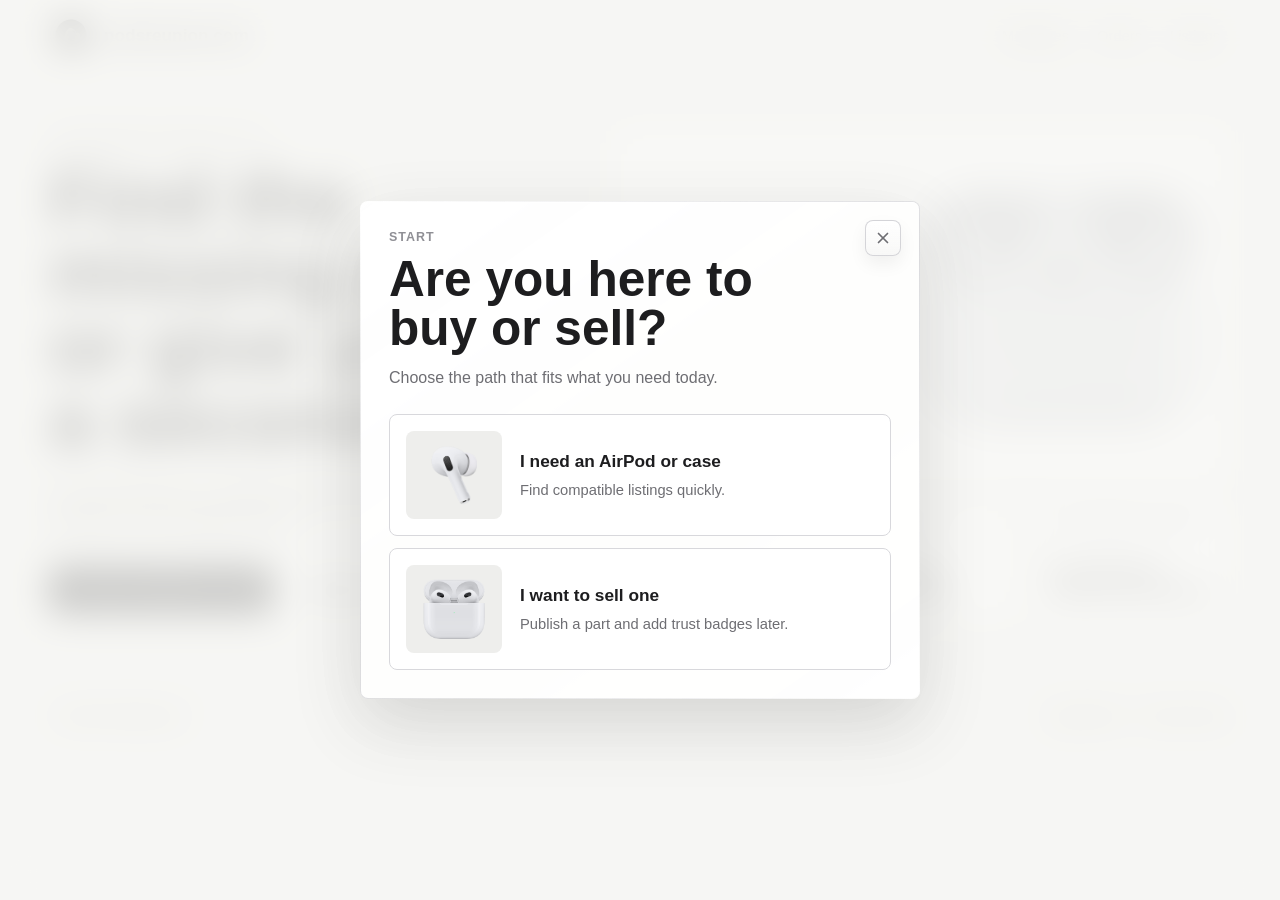
<file: index.html>
<!DOCTYPE html>
<html lang="en">
<head>
  <meta charset="UTF-8">
  <meta name="viewport" content="width=device-width, initial-scale=1">
  <title>PodsReunion | Buy or sell single AirPods parts</title>
  <meta name="description" content="A simple marketplace for buying or selling single AirPods, charging cases, and compatible replacement parts.">
  <meta property="og:title" content="PodsReunion | Buy or sell single AirPods parts">
  <meta property="og:description" content="Find or sell a single AirPod, a charging case, or a compatible replacement part.">
  <meta property="og:type" content="website">
  <meta property="og:url" content="https://podsreunion.com">
  <link rel="icon" type="image/png" href="assets/favicons/favicon-32x32.png">
  <link rel="apple-touch-icon" href="assets/favicons/apple-icon-180x180.png">
  <link rel="stylesheet" href="style.css">
</head>
<body class="has-modal">
  <header class="site-header" aria-label="Primary">
    <a class="brand" href="/" aria-label="PodsReunion home">
      <span class="brand-mark" aria-hidden="true">
        <img src="assets/logo/logo-master.svg" alt="">
      </span>
      <span class="brand-name">podsreunion.com</span>
    </a>

    <nav class="header-nav" aria-label="Account placeholders">
      <a href="#" aria-disabled="true">Messages</a>
      <a href="#" aria-disabled="true">Orders</a>
      <a href="#" aria-disabled="true">Listings</a>
    </nav>
  </header>

  <main class="page-shell">
    <section class="intro" aria-labelledby="intro-title">
      <p class="eyebrow">PodsReunion marketplace</p>
      <h1 id="intro-title">Find the missing part, or give yours a second life.</h1>
      <p class="intro-copy">
        A focused place for single AirPods, left and right earbuds, and charging cases.
      </p>

      <div class="intro-actions" aria-label="Start">
        <button class="primary-action" type="button" data-open-path="buyer">I need an AirPod or case</button>
        <button class="secondary-action" type="button" data-open-path="seller">I want to sell one</button>
      </div>
    </section>

    <section class="market-preview" aria-label="Marketplace preview">
      <div class="preview-panel preview-panel-large">
        <div class="preview-copy">
          <span class="panel-kicker">Available soon</span>
          <h2>AirPods Pro 2 parts</h2>
          <p>Compatible listings will appear here once the marketplace is connected.</p>
        </div>
        <img src="assets/airpods/products/web/airpods-pro-2-with-case-front.png" alt="AirPods Pro with charging case">
      </div>

      <div class="preview-grid">
        <article class="mini-panel">
          <span class="mini-label">Verified photos</span>
          <strong>Model and condition badges</strong>
        </article>
        <article class="mini-panel">
          <span class="mini-label">Fast search</span>
          <strong>Left, right, or charging case</strong>
        </article>
        <article class="mini-panel">
          <span class="mini-label">Lightweight start</span>
          <strong>No dashboard before you need one</strong>
        </article>
      </div>
    </section>
  </main>

  <footer class="site-footer">
    <p>&copy; 2026 PodsReunion</p>
    <div>
      <a href="impressum.html">Legal Notice</a>
      <a href="datenschutz.html">Privacy Policy</a>
    </div>
  </footer>

  <div class="modal-layer is-visible" data-modal-layer>
    <section class="modal is-active" role="dialog" aria-modal="true" aria-labelledby="entry-title" data-modal="entry">
      <button class="icon-button modal-close" type="button" data-close-modal aria-label="Close modal">
        <svg aria-hidden="true" viewBox="0 0 24 24" width="18" height="18">
          <path d="M18 6 6 18"></path>
          <path d="m6 6 12 12"></path>
        </svg>
      </button>
      <p class="modal-step">Start</p>
      <h2 id="entry-title">Are you here to buy or sell?</h2>
      <p class="modal-copy">Choose the path that fits what you need today.</p>

      <div class="choice-grid">
        <button class="choice-card" type="button" data-open-path="buyer">
          <span class="choice-visual">
            <img src="assets/airpods/earbuds/airpods-pro-2/right.png" alt="">
          </span>
          <span>
            <strong>I need an AirPod or case</strong>
            <small>Find compatible listings quickly.</small>
          </span>
        </button>
        <button class="choice-card" type="button" data-open-path="seller">
          <span class="choice-visual">
            <img src="assets/airpods/products/web/airpods-3-with-case.png" alt="">
          </span>
          <span>
            <strong>I want to sell one</strong>
            <small>Publish a part and add trust badges later.</small>
          </span>
        </button>
      </div>
    </section>

    <section class="modal modal-wide" role="dialog" aria-modal="true" aria-labelledby="buyer-title" data-modal="buyer" hidden>
      <button class="icon-button modal-back" type="button" data-show-entry aria-label="Back">
        <svg aria-hidden="true" viewBox="0 0 24 24" width="19" height="19">
          <path d="m12 19-7-7 7-7"></path>
          <path d="M19 12H5"></path>
        </svg>
      </button>
      <button class="icon-button modal-close" type="button" data-close-modal aria-label="Close modal">
        <svg aria-hidden="true" viewBox="0 0 24 24" width="18" height="18">
          <path d="M18 6 6 18"></path>
          <path d="m6 6 12 12"></path>
        </svg>
      </button>
      <p class="modal-step" data-buyer-step-label>Buyer flow 1 of 3</p>
      <h2 id="buyer-title">Find the part you need</h2>
      <p class="modal-copy" data-buyer-step-copy>Start with the missing piece. No account needed to browse.</p>

      <div class="buyer-progress" aria-hidden="true">
        <span class="is-active" data-buyer-progress-step="1"></span>
        <span data-buyer-progress-step="2"></span>
        <span data-buyer-progress-step="3"></span>
      </div>

      <div class="buyer-step is-active" data-buyer-step="1">
        <div class="buyer-part-grid" aria-label="Needed part">
          <button class="buyer-part-card" type="button" aria-pressed="false" data-buyer-part="left">
            <span class="buyer-part-image">
              <img src="assets/airpods/earbuds/airpods-pro-2/left.png" alt="">
            </span>
            <span>
              <strong>Left AirPod</strong>
              <small>I lost the left earbud.</small>
            </span>
          </button>
          <button class="buyer-part-card" type="button" aria-pressed="false" data-buyer-part="right">
            <span class="buyer-part-image">
              <img src="assets/airpods/earbuds/airpods-pro-2/right.png" alt="">
            </span>
            <span>
              <strong>Right AirPod</strong>
              <small>I lost the right earbud.</small>
            </span>
          </button>
          <button class="buyer-part-card" type="button" aria-pressed="false" data-buyer-part="case">
            <span class="buyer-part-image">
              <img src="assets/airpods/cases/web/A2968-magsafe-lightning.png" alt="">
            </span>
            <span>
              <strong>Charging case</strong>
              <small>I need a compatible case.</small>
            </span>
          </button>
        </div>
      </div>

      <div class="buyer-step" data-buyer-step="2" hidden>
        <div class="buyer-model-card">
          <div>
            <span class="modal-step">Model check</span>
            <h3>Which AirPods do you have?</h3>
            <p>For now, this is a lightweight compatibility placeholder. We will only show listings that should match this model.</p>
          </div>
        </div>

        <div class="buyer-model-grid" aria-label="AirPods model">
          <button class="buyer-model-option" type="button" aria-pressed="true" data-buyer-model="AirPods Pro 1">
            <span class="buyer-model-image">
              <img src="assets/airpods/products/web/airpods-pro-1-with-case.png" alt="">
            </span>
            <strong>AirPods Pro 1</strong>
          </button>
          <button class="buyer-model-option" type="button" aria-pressed="false" data-buyer-model="AirPods Pro 2">
            <span class="buyer-model-image">
              <img src="assets/airpods/products/web/airpods-pro-2-with-case-front.png" alt="">
            </span>
            <strong>AirPods Pro 2</strong>
          </button>
          <button class="buyer-model-option" type="button" aria-pressed="false" data-buyer-model="AirPods Pro 3">
            <span class="buyer-model-image">
              <img src="assets/airpods/products/web/airpods-pro-3-with-case-front.png" alt="">
            </span>
            <strong>AirPods Pro 3</strong>
          </button>
          <button class="buyer-model-option" type="button" aria-pressed="false" data-buyer-model="AirPods 1">
            <span class="buyer-model-image">
              <img src="assets/airpods/products/web/airpods-1-with-case.png" alt="">
            </span>
            <strong>AirPods 1</strong>
          </button>
          <button class="buyer-model-option" type="button" aria-pressed="false" data-buyer-model="AirPods 2">
            <span class="buyer-model-image">
              <img src="assets/airpods/products/web/airpods-2-with-case.png" alt="">
            </span>
            <strong>AirPods 2</strong>
          </button>
          <button class="buyer-model-option" type="button" aria-pressed="false" data-buyer-model="AirPods 3">
            <span class="buyer-model-image">
              <img src="assets/airpods/products/web/airpods-3-with-case.png" alt="">
            </span>
            <strong>AirPods 3</strong>
          </button>
          <button class="buyer-model-option" type="button" aria-pressed="false" data-buyer-model="AirPods 4">
            <span class="buyer-model-image">
              <img src="assets/airpods/products/web/airpods-4-with-case.png" alt="">
            </span>
            <strong>AirPods 4</strong>
          </button>
          <button class="buyer-model-option" type="button" aria-pressed="false" data-buyer-model="AirPods 4 ANC">
            <span class="buyer-model-image">
              <img src="assets/airpods/products/web/airpods-4-anc-with-case.png" alt="">
            </span>
            <strong>AirPods 4 ANC</strong>
          </button>
          <button class="buyer-model-option" type="button" aria-pressed="false" data-buyer-model="not-sure">
            <span class="buyer-model-image">
              <img src="assets/airpods/products/web/airpods-pro-2-earbuds.png" alt="">
            </span>
            <strong>I am not sure</strong>
          </button>
        </div>
      </div>

      <div class="buyer-step" data-buyer-step="3" hidden>
        <div class="buyer-selected-part" data-buyer-selected-part></div>

        <div class="empty-results">
          <span class="modal-step">No listings yet</span>
          <h3>No compatible part is available right now.</h3>
          <p>Leave your email and we will notify you when someone lists this part.</p>
        </div>

        <form class="buyer-request-form" data-buyer-request-form>
          <label>
            <span>Email address</span>
            <input type="email" placeholder="you@example.com" required>
          </label>
          <button class="full-action" type="submit">Notify me when available</button>
        </form>

        <div class="request-success" data-request-success hidden>
          <strong>Request saved.</strong>
          <span>This is a prototype confirmation. Later, this will create a real buyer request.</span>
        </div>
      </div>

      <div class="buyer-actions">
        <button class="secondary-action buyer-secondary" type="button" data-buyer-prev hidden>Back</button>
        <button class="full-action buyer-next" type="button" data-buyer-next disabled>Continue</button>
      </div>
    </section>

    <section class="modal modal-wide" role="dialog" aria-modal="true" aria-labelledby="seller-title" data-modal="seller" hidden>
      <button class="icon-button modal-back" type="button" data-show-entry aria-label="Back">
        <svg aria-hidden="true" viewBox="0 0 24 24" width="19" height="19">
          <path d="m12 19-7-7 7-7"></path>
          <path d="M19 12H5"></path>
        </svg>
      </button>
      <button class="icon-button modal-close" type="button" data-close-modal aria-label="Close modal">
        <svg aria-hidden="true" viewBox="0 0 24 24" width="18" height="18">
          <path d="M18 6 6 18"></path>
          <path d="m6 6 12 12"></path>
        </svg>
      </button>
      <p class="modal-step" data-seller-step-label>Seller flow 1 of 3</p>
      <h2 id="seller-title">What do you want to sell?</h2>
      <p class="modal-copy" data-seller-step-copy>Select one or more parts. You can add trust badges after publishing.</p>

      <div class="seller-progress" aria-hidden="true">
        <span class="is-active" data-progress-step="1"></span>
        <span data-progress-step="2"></span>
        <span data-progress-step="3"></span>
      </div>

      <div class="seller-step is-active" data-seller-step="1">
        <div class="seller-part-grid" aria-label="Parts to sell">
          <button class="seller-part-card" type="button" aria-pressed="false" data-seller-part="left">
            <span class="seller-selected-mark" aria-hidden="true">✓</span>
            <span class="seller-part-image">
              <img src="assets/airpods/earbuds/airpods-pro-2/left.png" alt="">
            </span>
            <span>
              <strong>Left AirPod</strong>
              <small>Single left earbud</small>
            </span>
          </button>
          <button class="seller-part-card" type="button" aria-pressed="false" data-seller-part="right">
            <span class="seller-selected-mark" aria-hidden="true">✓</span>
            <span class="seller-part-image">
              <img src="assets/airpods/earbuds/airpods-pro-2/right.png" alt="">
            </span>
            <span>
              <strong>Right AirPod</strong>
              <small>Single right earbud</small>
            </span>
          </button>
          <button class="seller-part-card" type="button" aria-pressed="false" data-seller-part="case">
            <span class="seller-selected-mark" aria-hidden="true">✓</span>
            <span class="seller-part-image">
              <img src="assets/airpods/cases/web/A2968-magsafe-lightning.png" alt="">
            </span>
            <span>
              <strong>Charging case</strong>
              <small>Case only</small>
            </span>
          </button>
        </div>

        <div class="seller-note">
          <strong>Publish first, verify later.</strong>
          <span>Find My removal is not required here. It can become a trust badge once a buyer is interested.</span>
        </div>
      </div>

      <div class="seller-step" data-seller-step="2" hidden>
        <div class="seller-detail-list" data-seller-detail-list></div>
      </div>

      <div class="seller-step" data-seller-step="3" hidden>
        <div class="listing-form">
          <label>
            <span>Location</span>
            <input type="text" placeholder="Berlin, Germany">
          </label>
          <label>
            <span>Contact email</span>
            <input type="email" placeholder="you@example.com">
          </label>
        </div>

        <div class="seller-toggle-row">
          <label>
            <input type="checkbox">
            <span>Shipping is possible</span>
          </label>
          <label>
            <input type="checkbox">
            <span>Local handoff is possible</span>
          </label>
        </div>

        <div class="badge-preview">
          <span>Listing badges after review</span>
          <div>
            <strong>Photos complete</strong>
            <strong>Cleaning confirmed</strong>
            <strong>Find My removed later</strong>
          </div>
        </div>
      </div>

      <div class="seller-actions">
        <button class="secondary-action seller-secondary" type="button" data-seller-prev hidden>Back</button>
        <button class="full-action seller-next" type="button" data-seller-next disabled>Continue</button>
      </div>
    </section>
  </div>

  <script>
    const modalLayer = document.querySelector('[data-modal-layer]');
    const modals = document.querySelectorAll('[data-modal]');
    const pathButtons = document.querySelectorAll('[data-open-path]');
    const closeButtons = document.querySelectorAll('[data-close-modal]');
    const entryButtons = document.querySelectorAll('[data-show-entry]');
    const buyerStepLabel = document.querySelector('[data-buyer-step-label]');
    const buyerStepCopy = document.querySelector('[data-buyer-step-copy]');
    const buyerModal = document.querySelector('[data-modal="buyer"]');
    const buyerSteps = document.querySelectorAll('[data-buyer-step]');
    const buyerProgressSteps = document.querySelectorAll('[data-buyer-progress-step]');
    const buyerPartButtons = document.querySelectorAll('[data-buyer-part]');
    const buyerModelButtons = document.querySelectorAll('[data-buyer-model]');
    const buyerPrevButton = document.querySelector('[data-buyer-prev]');
    const buyerNextButton = document.querySelector('[data-buyer-next]');
    const buyerRequestForm = document.querySelector('[data-buyer-request-form]');
    const buyerSelectedPart = document.querySelector('[data-buyer-selected-part]');
    const requestSuccess = document.querySelector('[data-request-success]');
    const sellerStepLabel = document.querySelector('[data-seller-step-label]');
    const sellerStepCopy = document.querySelector('[data-seller-step-copy]');
    const sellerModal = document.querySelector('[data-modal="seller"]');
    const sellerSteps = document.querySelectorAll('[data-seller-step]');
    const sellerProgressSteps = document.querySelectorAll('[data-progress-step]');
    const sellerPartButtons = document.querySelectorAll('[data-seller-part]');
    const sellerDetailList = document.querySelector('[data-seller-detail-list]');
    const sellerPrevButton = document.querySelector('[data-seller-prev]');
    const sellerNextButton = document.querySelector('[data-seller-next]');
    let buyerStep = 1;
    let selectedBuyerPart = null;
    let selectedBuyerModel = 'AirPods Pro 1';
    let sellerStep = 1;
    const selectedSellerParts = new Set();
    const sellerPartPrices = {
      left: '',
      right: '',
      case: ''
    };
    const sellerPartModels = {
      left: 'airpods-pro-2',
      right: 'airpods-pro-2',
      case: 'A2968-magsafe-lightning'
    };
    const sellerPartConditions = {
      left: '',
      right: '',
      case: ''
    };

	    const airPodsModelImages = {
	      'airpods-pro-1': {
	        left: 'assets/airpods/earbuds/airpods-pro-1/left.png',
	        right: 'assets/airpods/earbuds/airpods-pro-1/right.png',
	        case: 'assets/airpods/cases/web/A2190.png'
      },
      'airpods-pro-2': {
        left: 'assets/airpods/earbuds/airpods-pro-2/left.png',
        right: 'assets/airpods/earbuds/airpods-pro-2/right.png',
        case: 'assets/airpods/cases/web/A2968-magsafe-lightning.png'
      },
      'airpods-pro-3': {
        left: 'assets/airpods/earbuds/airpods-pro-3/left.png',
        right: 'assets/airpods/earbuds/airpods-pro-3/right.png',
        case: 'assets/airpods/cases/web/A3122-magsafe.png'
      },
      'airpods-1': {
        left: 'assets/airpods/earbuds/airpods-1/left.png',
        right: 'assets/airpods/earbuds/airpods-1/right.png',
        case: 'assets/airpods/cases/web/A1602.png'
      },
      'airpods-2': {
        left: 'assets/airpods/earbuds/airpods-2/left.png',
        right: 'assets/airpods/earbuds/airpods-2/right.png',
        case: 'assets/airpods/cases/web/A1938.png'
      },
      'airpods-3': {
        left: 'assets/airpods/earbuds/airpods-3/left.png',
        right: 'assets/airpods/earbuds/airpods-3/right.png',
        case: 'assets/airpods/cases/web/A2566-magsafe.png'
      },
      'airpods-4': {
        left: 'assets/airpods/earbuds/airpods-4/left.png',
        right: 'assets/airpods/earbuds/airpods-4/right.png',
        case: 'assets/airpods/cases/web/A3058.png'
      },
      'airpods-4-anc': {
        left: 'assets/airpods/earbuds/airpods-4-anc/left.png',
        right: 'assets/airpods/earbuds/airpods-4-anc/right.png',
        case: 'assets/airpods/cases/web/A3059-ANC.png'
	      }
	    };

	    const chargingCaseImages = {
	      A1602: 'assets/airpods/cases/web/A1602.png',
	      A1938: 'assets/airpods/cases/web/A1938.png',
	      'A2566-magsafe': 'assets/airpods/cases/web/A2566-magsafe.png',
	      'A2897-lightning': 'assets/airpods/cases/web/A2897-lightning.png',
	      A3058: 'assets/airpods/cases/web/A3058.png',
	      'A3059-ANC': 'assets/airpods/cases/web/A3059-ANC.png',
	      A2190: 'assets/airpods/cases/web/A2190.png',
	      'A2700-magsafe-lightning': 'assets/airpods/cases/web/A2700-magsafe-lightning.png',
	      'A2968-magsafe-lightning': 'assets/airpods/cases/web/A2968-magsafe-lightning.png',
	      'A3122-magsafe': 'assets/airpods/cases/web/A3122-magsafe.png'
	    };

    const airPodsModelOptions = [
      {
        value: 'airpods-pro-1',
        label: 'AirPods Pro 1',
        meta: 'Pro earbuds',
        image: 'assets/airpods/products/web/airpods-pro-1-earbuds.png'
      },
      {
        value: 'airpods-pro-2',
        label: 'AirPods Pro 2',
        meta: 'Pro earbuds',
        image: 'assets/airpods/products/web/airpods-pro-2-earbuds.png'
      },
      {
        value: 'airpods-pro-3',
        label: 'AirPods Pro 3',
        meta: 'Pro earbuds',
        image: 'assets/airpods/products/web/airpods-pro-3-earbuds.png'
      },
      {
        value: 'airpods-1',
        label: 'AirPods 1',
        meta: 'Original shape',
        image: 'assets/airpods/products/web/airpods-1-earbuds.png'
      },
      {
        value: 'airpods-2',
        label: 'AirPods 2',
        meta: 'Original shape',
        image: 'assets/airpods/products/web/airpods-2-earbuds.png'
      },
      {
        value: 'airpods-3',
        label: 'AirPods 3',
        meta: 'Short stem',
        image: 'assets/airpods/products/web/airpods-3-earbuds.png'
      },
      {
        value: 'airpods-4',
        label: 'AirPods 4',
        meta: 'Open fit',
        image: 'assets/airpods/products/web/airpods-4-earbuds.png'
      },
      {
        value: 'airpods-4-anc',
        label: 'AirPods 4 ANC',
        meta: 'Open fit ANC',
        image: 'assets/airpods/products/web/airpods-4-anc-earbuds.png'
      },
      {
        value: 'unknown',
        label: 'I am not sure',
        meta: 'Identify later',
        image: 'assets/airpods/products/web/airpods-pro-2-earbuds.png'
      }
    ];

    const chargingCaseOptions = [
      {
        value: '',
        label: 'I am not sure',
        meta: 'Identify later',
        image: 'assets/airpods/cases/web/A2968-magsafe-lightning.png'
      },
      {
        value: 'A1602',
        label: 'A1602',
        meta: 'AirPods 1/2 Lightning',
        image: 'assets/airpods/cases/web/A1602.png'
      },
      {
        value: 'A1938',
        label: 'A1938',
        meta: 'AirPods 1/2 Wireless',
        image: 'assets/airpods/cases/web/A1938.png'
      },
      {
        value: 'A2566-magsafe',
        label: 'A2566',
        meta: 'AirPods 3 MagSafe',
        image: 'assets/airpods/cases/web/A2566-magsafe.png'
      },
      {
        value: 'A2897-lightning',
        label: 'A2897',
        meta: 'AirPods 3 Lightning',
        image: 'assets/airpods/cases/web/A2897-lightning.png'
      },
      {
        value: 'A3058',
        label: 'A3058',
        meta: 'AirPods 4',
        image: 'assets/airpods/cases/web/A3058.png'
      },
      {
        value: 'A3059-ANC',
        label: 'A3059',
        meta: 'AirPods 4 ANC',
        image: 'assets/airpods/cases/web/A3059-ANC.png'
      },
      {
        value: 'A2190',
        label: 'A2190',
        meta: 'AirPods Pro 1',
        image: 'assets/airpods/cases/web/A2190.png'
      },
      {
        value: 'A2700-magsafe-lightning',
        label: 'A2700',
        meta: 'Pro 2 Lightning',
        image: 'assets/airpods/cases/web/A2700-magsafe-lightning.png'
      },
      {
        value: 'A2968-magsafe-lightning',
        label: 'A2968',
        meta: 'Pro 2 USB-C',
        image: 'assets/airpods/cases/web/A2968-magsafe-lightning.png'
      },
      {
        value: 'A3122-magsafe',
        label: 'A3122',
        meta: 'Pro 3 USB-C',
        image: 'assets/airpods/cases/web/A3122-magsafe.png'
      }
    ];

    const conditionOptions = [
      {
        value: '',
        label: 'Select condition',
        meta: 'Choose grade',
        icon: 'list-checks'
      },
      {
        value: 'excellent',
        label: 'Excellent',
        meta: 'Almost new',
        icon: 'sparkles'
      },
      {
        value: 'good',
        label: 'Good',
        meta: 'Light wear',
        icon: 'circle-check'
      },
      {
        value: 'fair',
        label: 'Fair',
        meta: 'Visible wear',
        icon: 'circle-alert'
      },
      {
        value: 'damaged',
        label: 'Damaged',
        meta: 'Needs repair',
        icon: 'wrench'
      },
      {
        value: 'not-sure',
        label: 'Not sure yet',
        meta: 'Review later',
        icon: 'circle-question'
      }
    ];

    const sellerPartData = {
      left: {
        title: 'Left AirPod',
        image: 'assets/airpods/earbuds/airpods-pro-2/left.png',
        recommendedPrice: '49 EUR',
        shots: ['Exterior side', 'Interior grille', 'Stem', 'Model number', 'Charging proof']
      },
      right: {
        title: 'Right AirPod',
        image: 'assets/airpods/earbuds/airpods-pro-2/right.png',
        recommendedPrice: '49 EUR',
        shots: ['Exterior side', 'Interior grille', 'Stem', 'Model number', 'Charging proof']
      },
      case: {
        title: 'Charging case',
        image: 'assets/airpods/cases/web/A2968-magsafe-lightning.png',
        recommendedPrice: '59 EUR',
        shots: ['Front closed', 'Back hinge', 'Inside open', 'Charging port', 'Model number', 'LED on', 'Charging proof']
      }
    };

    const sellerPartPlaceholderImages = {
      left: sellerPartData.left.image,
      right: sellerPartData.right.image,
      case: sellerPartData.case.image
    };

    const sellerStepContent = {
      1: {
        label: 'Seller flow 1 of 3',
        title: 'What do you want to sell?',
        copy: 'Select one or more parts. You can add trust badges after publishing.',
        next: 'Continue'
      },
      2: {
        label: 'Seller flow 2 of 3',
        title: 'Part details',
        copy: 'Model, photos, price, and care.',
        next: 'Listing details'
      },
      3: {
        label: 'Seller flow 3 of 3',
        title: 'Publish your listing',
        copy: 'Add shared listing basics now. Part prices stay attached to each item.',
        next: 'Publish listing'
      }
    };

    const buyerStepContent = {
      1: {
        label: 'Buyer flow 1 of 3',
        title: 'Find the part you need',
        copy: 'Start with the missing piece. No account needed to browse.',
        next: 'Continue'
      },
      2: {
        label: 'Buyer flow 2 of 3',
        title: 'Choose your model',
        copy: 'This keeps results compatible with the AirPods you already have.',
        next: 'Show compatible listings'
      },
      3: {
        label: 'Buyer flow 3 of 3',
        title: 'Get notified',
        copy: 'No matching listing yet. Save a simple request and we will tell you when one appears.',
        next: 'Done'
      }
    };

    function renderBuyerSelectedPart() {
      if (!selectedBuyerPart) {
        buyerSelectedPart.innerHTML = '';
        return;
      }

      const data = sellerPartData[selectedBuyerPart];
      buyerSelectedPart.innerHTML = `
        <img src="${data.image}" alt="">
        <span>
          <small>Selected request</small>
          <strong>${data.title}</strong>
          <em>${selectedBuyerModel}</em>
        </span>
      `;
    }

    function showModal(name) {
      modalLayer.classList.add('is-visible');
      document.body.classList.add('has-modal');
      modals.forEach((modal) => {
        const isTarget = modal.dataset.modal === name;
        modal.hidden = !isTarget;
        modal.classList.toggle('is-active', isTarget);
      });

      if (name === 'seller') {
        setSellerStep(1);
      }

      if (name === 'buyer') {
        setBuyerStep(1);
      }
    }

    function closeModal() {
      modalLayer.classList.remove('is-visible');
      document.body.classList.remove('has-modal');
      modals.forEach((modal) => {
        modal.classList.remove('is-active');
        modal.hidden = true;
      });
    }

    pathButtons.forEach((button) => {
      button.addEventListener('click', () => showModal(button.dataset.openPath));
    });

    closeButtons.forEach((button) => {
      button.addEventListener('click', closeModal);
    });

    entryButtons.forEach((button) => {
      button.addEventListener('click', () => showModal('entry'));
    });

    modalLayer.addEventListener('click', (event) => {
      if (event.target === modalLayer) {
        closeModal();
      }
    });

    document.addEventListener('keydown', (event) => {
      if (event.key === 'Escape') {
        if (document.querySelector('.image-select.is-open')) {
          closeImageDropdowns();
          return;
        }

        closeModal();
      }
    });

		    function renderSellerDetails() {
		      const selectedParts = Array.from(selectedSellerParts);
		      sellerDetailList.innerHTML = selectedParts.map((part) => {
		        const data = sellerPartData[part];
		        const modelHelp = part === 'case' ? 'The model number is printed inside the lid.' : 'The model number is printed on the stem.';
		        const savedPrice = escapeHtml(sellerPartPrices[part] || '');
		        const shotList = data.shots.map((shot, index) => `
	          <label class="photo-slot">
	            <input type="file" accept="image/*">
	            <span>${index + 1}</span>
            <strong>${shot}</strong>
          </label>
        `).join('');

        return `
          <article class="seller-detail-card" data-seller-detail-card data-seller-part="${part}">
            <div class="seller-detail-head">
              <img src="${data.image}" alt="${data.title} preview" data-seller-part-image>
              <h3>${data.title}</h3>
            </div>

            <div class="seller-form-section seller-about-section">
              <h4>About your item</h4>
              <div class="seller-model-grid">
                ${renderSellerModelSelect(part)}
                <div class="model-number-field">
                  <span class="field-title" id="model-number-label-${part}">
		                    <span>Model number</span>
		                    <button class="model-help-button" type="button" aria-label="Where to find the model number" aria-describedby="model-help-${part}">
	                      <svg aria-hidden="true" viewBox="0 0 24 24" width="16" height="16">
	                        <circle cx="12" cy="12" r="10"></circle>
	                        <path d="M9.09 9a3 3 0 0 1 5.83 1c0 2-3 3-3 3"></path>
		                        <path d="M12 17h.01"></path>
		                      </svg>
		                    </button>
		                    <span class="model-help-tooltip" id="model-help-${part}" role="tooltip">${modelHelp}</span>
		                  </span>
		                  <input type="text" placeholder="e.g. A2699" aria-labelledby="model-number-label-${part}">
		                </div>
                ${renderConditionSelect(part)}
              </div>
            </div>

            <div class="seller-form-section seller-photo-section">
              <h4>Photos</h4>
              <div class="photo-checklist">
                ${shotList}
              </div>
            </div>

            <div class="seller-form-section seller-price-section">
              <h4>Price</h4>
              <div class="seller-bottom-panel">
                <div class="seller-bottom-main">
                  <div class="seller-price-panel">
                    <label>
                      <span class="visually-hidden">Price</span>
                      <input type="text" inputmode="decimal" placeholder="e.g. ${data.recommendedPrice}" value="${savedPrice}" data-seller-price-input>
                    </label>
                    <p class="recommended-price-hint">Recommended price: ${data.recommendedPrice}</p>
                  </div>
                </div>
              </div>
            </div>

            <div class="seller-form-section seller-hygiene-section">
              <h4>Hygiene & care</h4>
              <p class="section-note">Cleanliness matters: we review it before listing and add a badge when it is verified.</p>
              <label class="cleaning-check">
                <input type="checkbox">
                <span>Cleaned and ready to ship.</span>
              </label>
            </div>
          </article>
        `;
      }).join('');
	      sellerDetailList.querySelectorAll('[data-seller-model-select]').forEach(updateSellerPartImage);
	      sellerDetailList.querySelectorAll('[data-seller-case-select]').forEach(updateSellerCaseImage);
	    }

    function escapeHtml(value) {
      return value.replace(/[&<>"']/g, (character) => ({
        '&': '&amp;',
        '<': '&lt;',
        '>': '&gt;',
        '"': '&quot;',
        "'": '&#39;'
      })[character]);
    }

	    function renderSellerModelSelect(part) {
	      if (part === 'case') {
	        return `
	          <div class="seller-select-field">
	            <span class="field-title" id="case-model-label-${part}">Charging case model</span>
	            ${renderImageDropdown({
                labelId: `case-model-label-${part}`,
                name: 'case',
                options: chargingCaseOptions,
                part,
                selectedValue: sellerPartModels.case,
                selectAttribute: 'data-seller-case-select'
              })}
	          </div>
	        `;
	      }

	      return `
	        <div class="seller-select-field">
	          <span class="field-title" id="airpods-model-label-${part}">
	            <span>AirPods model</span>
	            <a class="model-help-button model-help-link" href="https://support.apple.com/en-us/109525" target="_blank" rel="noopener noreferrer" aria-label="Open Apple's AirPods model identification page" title="Identify your AirPods model on Apple Support">
	              <svg aria-hidden="true" viewBox="0 0 24 24" width="16" height="16">
	                <circle cx="12" cy="12" r="10"></circle>
	                <path d="M9.09 9a3 3 0 0 1 5.83 1c0 2-3 3-3 3"></path>
	                <path d="M12 17h.01"></path>
	              </svg>
	            </a>
	          </span>
	          ${renderImageDropdown({
              labelId: `airpods-model-label-${part}`,
              name: 'airpods',
              options: airPodsModelOptions,
              part,
              selectedValue: sellerPartModels[part],
              selectAttribute: 'data-seller-model-select'
            })}
	        </div>
	      `;
	    }

    function renderLucideIcon(iconName) {
      const icons = {
        'list-checks': '<path d="m3 17 2 2 4-4"></path><path d="m3 7 2 2 4-4"></path><path d="M13 6h8"></path><path d="M13 12h8"></path><path d="M13 18h8"></path>',
        sparkles: '<path d="M9.94 15.5A2 2 0 0 0 8.5 14.06l-6.14-1.58a.5.5 0 0 1 0-.96L8.5 9.94A2 2 0 0 0 9.94 8.5l1.58-6.14a.5.5 0 0 1 .96 0l1.58 6.14a2 2 0 0 0 1.44 1.44l6.14 1.58a.5.5 0 0 1 0 .96l-6.14 1.58a2 2 0 0 0-1.44 1.44l-1.58 6.14a.5.5 0 0 1-.96 0z"></path><path d="M20 3v4"></path><path d="M22 5h-4"></path><path d="M4 17v2"></path><path d="M5 18H3"></path>',
        'circle-check': '<circle cx="12" cy="12" r="10"></circle><path d="m9 12 2 2 4-4"></path>',
        'circle-alert': '<circle cx="12" cy="12" r="10"></circle><line x1="12" x2="12" y1="8" y2="12"></line><line x1="12" x2="12.01" y1="16" y2="16"></line>',
        wrench: '<path d="M14.7 6.3a1 1 0 0 0 0 1.4l1.6 1.6a1 1 0 0 0 1.4 0l3.1-3.1a6 6 0 0 1-7.9 7.9l-6 6a2.1 2.1 0 0 1-3-3l6-6a6 6 0 0 1 7.9-7.9z"></path>',
        'circle-question': '<circle cx="12" cy="12" r="10"></circle><path d="M9.1 9a3 3 0 0 1 5.8 1c0 2-3 3-3 3"></path><path d="M12 17h.01"></path>'
      };

      return `
        <svg class="image-select-icon" aria-hidden="true" viewBox="0 0 24 24" fill="none" stroke="currentColor" stroke-width="2" stroke-linecap="round" stroke-linejoin="round">
          ${icons[iconName] || icons['circle-question']}
        </svg>
      `;
    }

    function renderDropdownThumb(option) {
      if (option.image) {
        return `<img src="${option.image}" alt="">`;
      }

      return renderLucideIcon(option.icon);
    }

    function renderImageDropdown({ labelId, name, options, part, selectedValue, selectAttribute }) {
      const selectedOption = options.find((option) => option.value === selectedValue) || options[0];
      const optionItems = options.map((option) => `
        <button
          class="image-select-option"
          type="button"
          role="option"
          aria-selected="${option.value === selectedOption.value}"
          data-image-select-option
          data-value="${escapeHtml(option.value)}"
          data-label="${escapeHtml(option.label)}"
          data-meta="${escapeHtml(option.meta || '')}"
        >
          <span class="image-select-thumb">
            ${renderDropdownThumb(option)}
          </span>
          <span class="image-select-text">
            <strong>${option.label}</strong>
          </span>
        </button>
      `).join('');

      return `
        <span class="image-select" data-image-select data-image-select-name="${name}">
          <input type="hidden" value="${escapeHtml(selectedOption.value)}" ${selectAttribute}>
          <button
            class="image-select-trigger"
            type="button"
            aria-haspopup="listbox"
            aria-expanded="false"
            aria-labelledby="${labelId}"
            data-image-select-trigger
          >
            <span class="image-select-thumb image-select-trigger-thumb">
              ${renderDropdownThumb(selectedOption)}
            </span>
	            <span class="image-select-text">
	              <strong data-image-select-trigger-label>${selectedOption.label}</strong>
	            </span>
            <span class="image-select-arrow" aria-hidden="true"></span>
          </button>
          <span class="image-select-menu" role="listbox" aria-labelledby="${labelId}" data-image-select-menu>
            ${optionItems}
          </span>
        </span>
      `;
    }

	    function renderConditionSelect(part) {
	      const conditionHelp = 'Choose the closest honest grade. Photos show the details.';
	      return `
	        <div class="seller-select-field condition-field">
	          <span class="field-title" id="condition-label-${part}">
	            <span>Condition</span>
	            <button class="model-help-button" type="button" aria-label="Condition grading help" aria-describedby="condition-help-${part}">
	              <svg aria-hidden="true" viewBox="0 0 24 24" width="16" height="16">
	                <circle cx="12" cy="12" r="10"></circle>
	                <path d="M9.09 9a3 3 0 0 1 5.83 1c0 2-3 3-3 3"></path>
	                <path d="M12 17h.01"></path>
	              </svg>
	            </button>
	            <span class="model-help-tooltip" id="condition-help-${part}" role="tooltip">${conditionHelp}</span>
	          </span>
	          ${renderImageDropdown({
              labelId: `condition-label-${part}`,
              name: 'condition',
              options: conditionOptions,
              part,
              selectedValue: sellerPartConditions[part],
              selectAttribute: 'data-seller-condition'
            })}
	        </div>
	      `;
	    }

	    function updateSellerPartImageForModel(detailCard, modelValue) {
	      const image = detailCard?.querySelector('[data-seller-part-image]');

	      if (!detailCard || !image) {
	        return;
	      }

	      const part = detailCard.dataset.sellerPart;
	      const modelImages = airPodsModelImages[modelValue];
	      image.src = modelImages?.[part] || sellerPartPlaceholderImages[part] || sellerPartData.case.image;
	      image.alt = `${sellerPartData[part]?.title || 'AirPods part'} preview`;
	    }

	    function updateSellerPartImage(select) {
	      updateSellerPartImageForModel(select.closest('[data-seller-detail-card]'), select.value);
	    }

	    function updateSellerCaseImage(select) {
	      const detailCard = select.closest('[data-seller-detail-card]');
	      const image = detailCard?.querySelector('[data-seller-part-image]');

	      if (!detailCard || !image) {
	        return;
	      }

	      image.src = chargingCaseImages[select.value] || sellerPartPlaceholderImages.case;
	      image.alt = 'Charging case preview';
	    }

    function closeImageDropdowns(exceptSelect = null) {
      sellerDetailList.querySelectorAll('[data-image-select]').forEach((imageSelect) => {
        if (imageSelect === exceptSelect) {
          return;
        }

        imageSelect.classList.remove('is-open');
        imageSelect.querySelector('[data-image-select-trigger]')?.setAttribute('aria-expanded', 'false');
      });
    }

    function setImageSelectValue(imageSelect, option) {
      const hiddenInput = imageSelect.querySelector('[data-seller-model-select], [data-seller-case-select], [data-seller-condition]');
	      const detailCard = imageSelect.closest('[data-seller-detail-card]');
	      const triggerThumb = imageSelect.querySelector('.image-select-trigger-thumb');
	      const triggerLabel = imageSelect.querySelector('[data-image-select-trigger-label]');
	      const optionThumb = option.querySelector('.image-select-thumb');

      if (!hiddenInput || !detailCard) {
        return;
      }

      hiddenInput.value = option.dataset.value;
      if (triggerThumb && optionThumb) {
        triggerThumb.innerHTML = optionThumb.innerHTML;
	      }
	      triggerLabel.textContent = option.dataset.label;

	      imageSelect.querySelectorAll('[data-image-select-option]').forEach((item) => {
        item.setAttribute('aria-selected', String(item === option));
      });

      if (hiddenInput.matches('[data-seller-case-select]')) {
        sellerPartModels.case = hiddenInput.value;
        updateSellerCaseImage(hiddenInput);
      } else if (hiddenInput.matches('[data-seller-condition]')) {
        sellerPartConditions[detailCard.dataset.sellerPart] = hiddenInput.value;
	      } else {
	        sellerPartModels[detailCard.dataset.sellerPart] = hiddenInput.value;
	        updateSellerPartImageForModel(detailCard, hiddenInput.value);
	      }
	    }

    function focusSelectedImageOption(imageSelect) {
      const selectedOption = imageSelect.querySelector('[data-image-select-option][aria-selected="true"]');
      const firstOption = imageSelect.querySelector('[data-image-select-option]');
      (selectedOption || firstOption)?.focus();
    }

    sellerDetailList.addEventListener('click', (event) => {
      const trigger = event.target.closest('[data-image-select-trigger]');
      const option = event.target.closest('[data-image-select-option]');

      if (trigger) {
        const imageSelect = trigger.closest('[data-image-select]');
        const shouldOpen = !imageSelect.classList.contains('is-open');
        closeImageDropdowns(imageSelect);
        imageSelect.classList.toggle('is-open', shouldOpen);
        trigger.setAttribute('aria-expanded', String(shouldOpen));
        return;
      }

      if (option) {
        const imageSelect = option.closest('[data-image-select]');
        setImageSelectValue(imageSelect, option);
        closeImageDropdowns();
        imageSelect.querySelector('[data-image-select-trigger]')?.focus();
      }
    });

    sellerDetailList.addEventListener('keydown', (event) => {
      const trigger = event.target.closest('[data-image-select-trigger]');
      const option = event.target.closest('[data-image-select-option]');

      if (event.key === 'Escape') {
        event.stopPropagation();
        closeImageDropdowns();
        trigger?.focus();
        return;
      }

      if (trigger && event.key === 'ArrowDown') {
        const imageSelect = trigger.closest('[data-image-select]');
        event.preventDefault();
        closeImageDropdowns(imageSelect);
        imageSelect.classList.add('is-open');
        trigger.setAttribute('aria-expanded', 'true');
        focusSelectedImageOption(imageSelect);
        return;
      }

      if (!option || (event.key !== 'ArrowDown' && event.key !== 'ArrowUp')) {
        return;
      }

      event.preventDefault();
      const options = Array.from(option.closest('[data-image-select]').querySelectorAll('[data-image-select-option]'));
      const currentIndex = options.indexOf(option);
      const offset = event.key === 'ArrowDown' ? 1 : -1;
      const nextIndex = (currentIndex + offset + options.length) % options.length;
      options[nextIndex]?.focus();
    });

    document.addEventListener('click', (event) => {
      if (!event.target.closest('[data-image-select]')) {
        closeImageDropdowns();
      }
    });

		    sellerDetailList.addEventListener('change', (event) => {
		      const select = event.target.closest('[data-seller-model-select], [data-seller-case-select]');

		      if (select?.matches('[data-seller-case-select]')) {
		        updateSellerCaseImage(select);
		      } else if (select) {
		        updateSellerPartImage(select);
		      }
		    });

    sellerDetailList.addEventListener('input', (event) => {
      const priceInput = event.target.closest('[data-seller-price-input]');
      const detailCard = priceInput?.closest('[data-seller-detail-card]');

      if (!detailCard) {
        return;
      }

      if (priceInput) {
        sellerPartPrices[detailCard.dataset.sellerPart] = priceInput.value;
      }
    });

    function setBuyerStep(step) {
      buyerStep = step;
      const content = buyerStepContent[buyerStep];
      document.getElementById('buyer-title').textContent = content.title;
      buyerStepLabel.textContent = content.label;
      buyerStepCopy.textContent = content.copy;
      buyerNextButton.textContent = content.next;
      buyerPrevButton.hidden = buyerStep === 1;
      buyerNextButton.hidden = buyerStep === 3;
      buyerNextButton.disabled = buyerStep === 1 && !selectedBuyerPart;
      requestSuccess.hidden = true;

      buyerSteps.forEach((stepElement) => {
        const isActive = Number(stepElement.dataset.buyerStep) === buyerStep;
        stepElement.hidden = !isActive;
        stepElement.classList.toggle('is-active', isActive);
      });

      buyerProgressSteps.forEach((stepElement) => {
        stepElement.classList.toggle('is-active', Number(stepElement.dataset.buyerProgressStep) <= buyerStep);
      });

      if (buyerStep === 3) {
        renderBuyerSelectedPart();
      }

      buyerModal.scrollTop = 0;
    }

    function setSellerStep(step) {
      sellerStep = step;
      const content = sellerStepContent[sellerStep];
      document.getElementById('seller-title').textContent = content.title;
      sellerStepLabel.textContent = content.label;
      sellerStepCopy.textContent = content.copy;
      sellerNextButton.textContent = content.next;
      sellerPrevButton.hidden = sellerStep === 1;
      sellerNextButton.disabled = sellerStep === 1 && selectedSellerParts.size === 0;

      sellerSteps.forEach((stepElement) => {
        const isActive = Number(stepElement.dataset.sellerStep) === sellerStep;
        stepElement.hidden = !isActive;
        stepElement.classList.toggle('is-active', isActive);
      });

      sellerProgressSteps.forEach((stepElement) => {
        stepElement.classList.toggle('is-active', Number(stepElement.dataset.progressStep) <= sellerStep);
      });

      if (sellerStep === 2) {
        renderSellerDetails();
      }

      sellerModal.scrollTop = 0;
    }

    buyerPartButtons.forEach((button) => {
      button.addEventListener('click', () => {
        selectedBuyerPart = button.dataset.buyerPart;
        buyerPartButtons.forEach((partButton) => {
          partButton.setAttribute('aria-pressed', String(partButton === button));
        });
        buyerNextButton.disabled = false;
      });
    });

    buyerModelButtons.forEach((button) => {
      button.addEventListener('click', () => {
        selectedBuyerModel = button.dataset.buyerModel;
        buyerModelButtons.forEach((modelButton) => {
          modelButton.setAttribute('aria-pressed', String(modelButton === button));
        });
      });
    });

    buyerNextButton.addEventListener('click', () => {
      if (buyerStep < 3) {
        setBuyerStep(buyerStep + 1);
      }
    });

    buyerPrevButton.addEventListener('click', () => {
      if (buyerStep > 1) {
        setBuyerStep(buyerStep - 1);
      }
    });

    buyerRequestForm.addEventListener('submit', (event) => {
      event.preventDefault();
      requestSuccess.hidden = false;
      buyerRequestForm.reset();
    });

    sellerPartButtons.forEach((button) => {
      button.addEventListener('click', () => {
        const part = button.dataset.sellerPart;
        const isPressed = button.getAttribute('aria-pressed') === 'true';
        button.setAttribute('aria-pressed', String(!isPressed));

        if (isPressed) {
          selectedSellerParts.delete(part);
        } else {
          selectedSellerParts.add(part);
        }

        sellerNextButton.disabled = sellerStep === 1 && selectedSellerParts.size === 0;
      });
    });

    sellerNextButton.addEventListener('click', () => {
      if (sellerStep < 3) {
        setSellerStep(sellerStep + 1);
        return;
      }

      sellerNextButton.textContent = 'Listing ready for review';
      sellerNextButton.disabled = true;
    });

    sellerPrevButton.addEventListener('click', () => {
      if (sellerStep > 1) {
        setSellerStep(sellerStep - 1);
      }
    });
  </script>
</body>
</html>
</file>
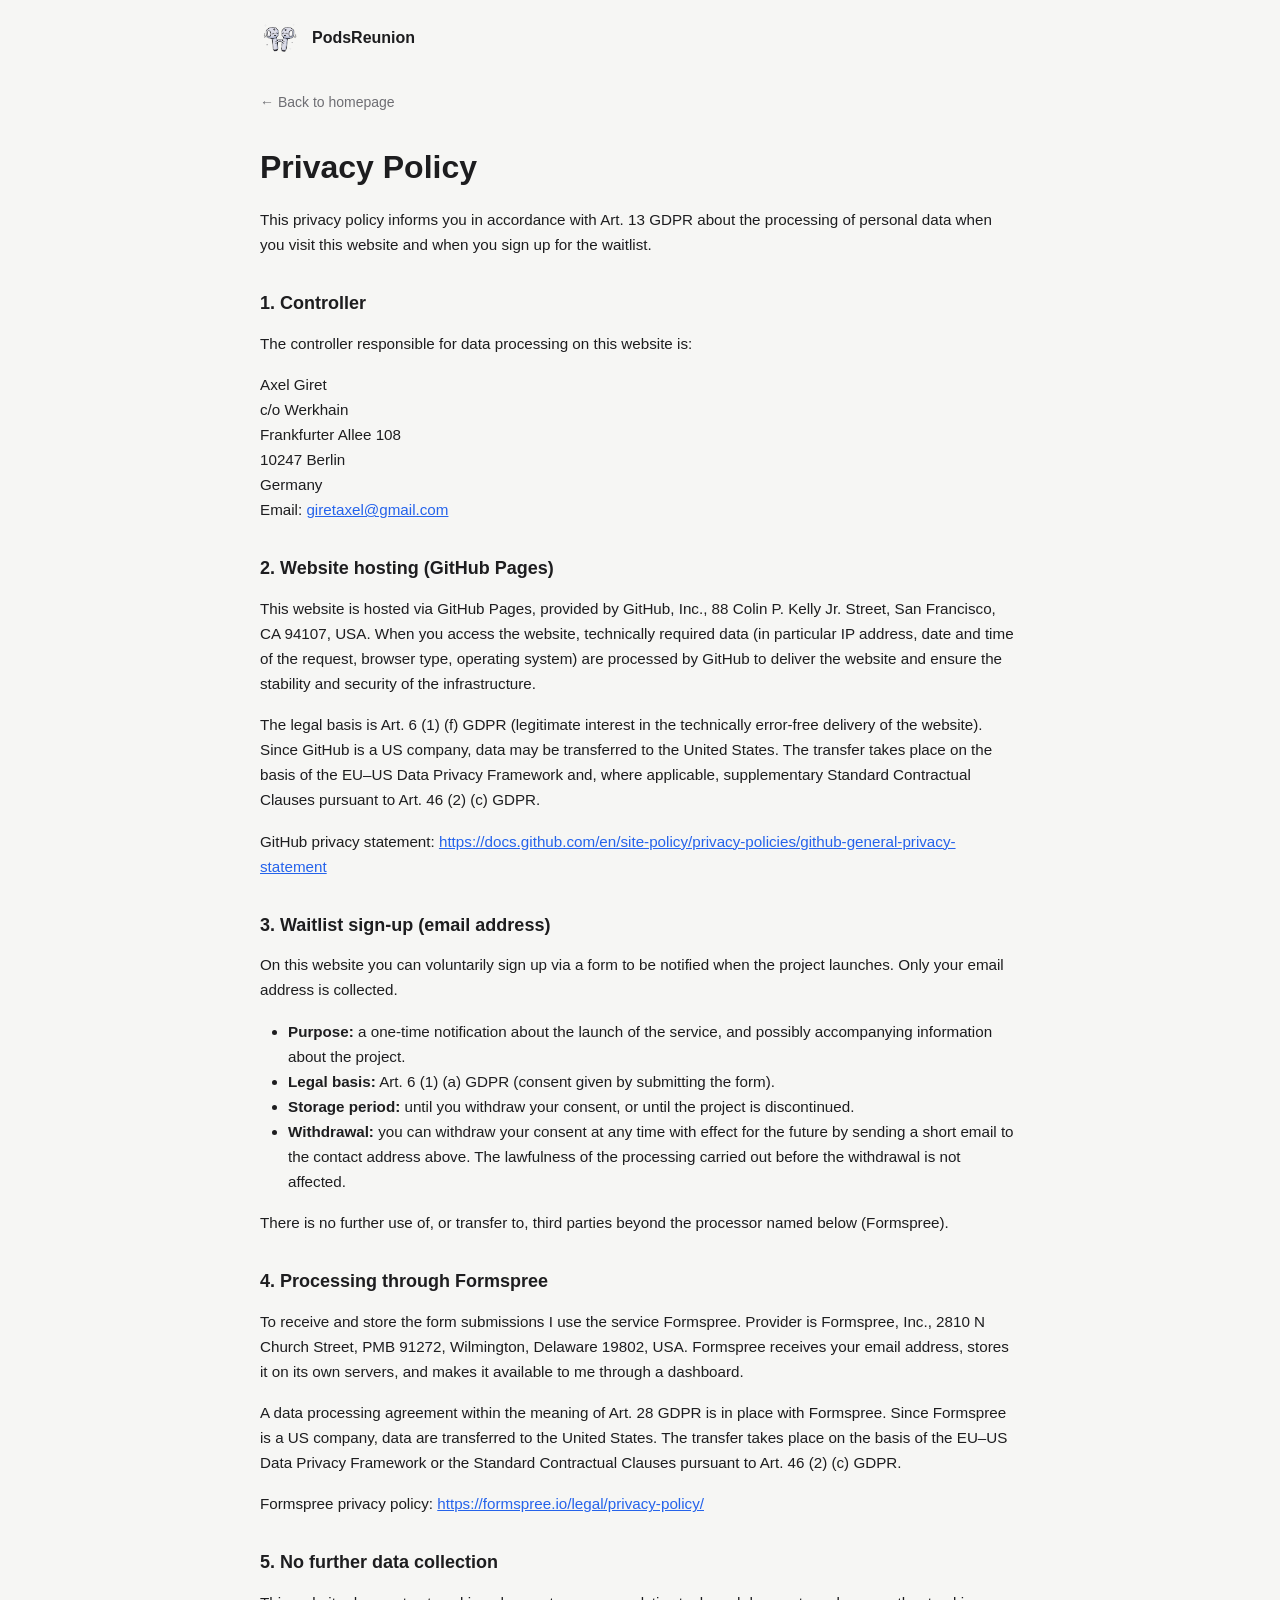
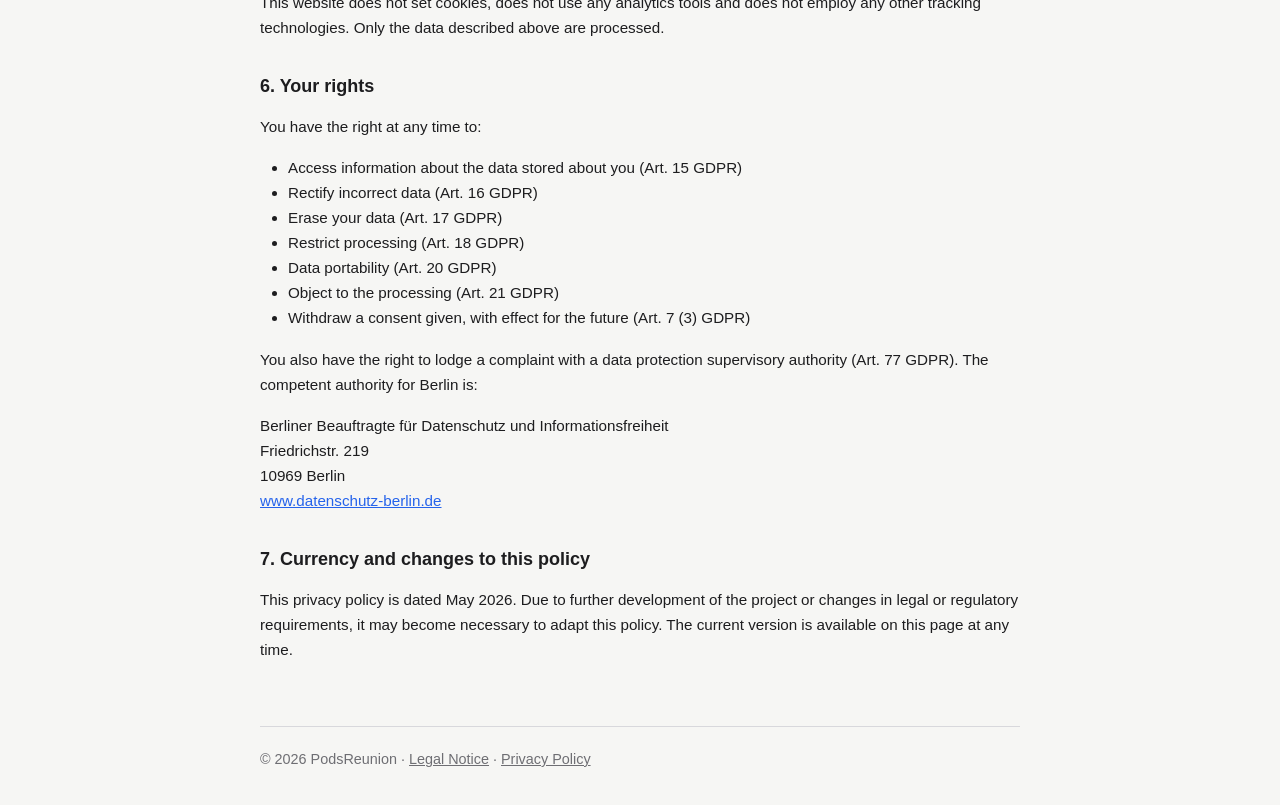
<file: datenschutz.html>
<!DOCTYPE html>
<html lang="en">
<head>
  <meta charset="UTF-8">
  <meta name="viewport" content="width=device-width, initial-scale=1">
  <title>Privacy Policy — PodsReunion</title>
  <meta name="robots" content="noindex">
  <link rel="icon" type="image/png" href="logo.png">
  <link rel="apple-touch-icon" href="logo.png">
  <link rel="stylesheet" href="style.css">
</head>
<body>
  <header>
    <a href="/" class="brand">
      <img src="logo.png" alt="" class="brand-logo" width="40" height="40">
      <span>PodsReunion</span>
    </a>
  </header>

  <main class="legal">
    <a href="/" class="back-link">&larr; Back to homepage</a>
    <h1>Privacy Policy</h1>

    <p>
      This privacy policy informs you in accordance with Art. 13 GDPR about the
      processing of personal data when you visit this website and when you sign
      up for the waitlist.
    </p>

    <h2>1. Controller</h2>
    <p>
      The controller responsible for data processing on this website is:
    </p>
    <p>
      Axel Giret<br>
      c/o Werkhain<br>
      Frankfurter Allee 108<br>
      10247 Berlin<br>
      Germany<br>
      Email: <a href="mailto:giretaxel@gmail.com">giretaxel@gmail.com</a>
    </p>

    <h2>2. Website hosting (GitHub Pages)</h2>
    <p>
      This website is hosted via GitHub Pages, provided by GitHub, Inc., 88 Colin P.
      Kelly Jr. Street, San Francisco, CA 94107, USA. When you access the website,
      technically required data (in particular IP address, date and time of the
      request, browser type, operating system) are processed by GitHub to deliver
      the website and ensure the stability and security of the infrastructure.
    </p>
    <p>
      The legal basis is Art. 6 (1) (f) GDPR (legitimate interest in the
      technically error-free delivery of the website). Since GitHub is a US
      company, data may be transferred to the United States. The transfer takes
      place on the basis of the EU&ndash;US Data Privacy Framework and, where
      applicable, supplementary Standard Contractual Clauses pursuant to Art. 46
      (2) (c) GDPR.
    </p>
    <p>
      GitHub privacy statement:
      <a href="https://docs.github.com/en/site-policy/privacy-policies/github-general-privacy-statement" target="_blank" rel="noopener noreferrer">https://docs.github.com/en/site-policy/privacy-policies/github-general-privacy-statement</a>
    </p>

    <h2>3. Waitlist sign-up (email address)</h2>
    <p>
      On this website you can voluntarily sign up via a form to be notified when
      the project launches. Only your email address is collected.
    </p>
    <ul>
      <li><strong>Purpose:</strong> a one-time notification about the launch of the service, and possibly accompanying information about the project.</li>
      <li><strong>Legal basis:</strong> Art. 6 (1) (a) GDPR (consent given by submitting the form).</li>
      <li><strong>Storage period:</strong> until you withdraw your consent, or until the project is discontinued.</li>
      <li><strong>Withdrawal:</strong> you can withdraw your consent at any time with effect for the future by sending a short email to the contact address above. The lawfulness of the processing carried out before the withdrawal is not affected.</li>
    </ul>
    <p>
      There is no further use of, or transfer to, third parties beyond the
      processor named below (Formspree).
    </p>

    <h2>4. Processing through Formspree</h2>
    <p>
      To receive and store the form submissions I use the service Formspree.
      Provider is Formspree, Inc., 2810 N Church Street, PMB 91272, Wilmington,
      Delaware 19802, USA. Formspree receives your email address, stores it on
      its own servers, and makes it available to me through a dashboard.
    </p>
    <p>
      A data processing agreement within the meaning of Art. 28 GDPR is in place
      with Formspree. Since Formspree is a US company, data are transferred to
      the United States. The transfer takes place on the basis of the EU&ndash;US
      Data Privacy Framework or the Standard Contractual Clauses pursuant to
      Art. 46 (2) (c) GDPR.
    </p>
    <p>
      Formspree privacy policy:
      <a href="https://formspree.io/legal/privacy-policy/" target="_blank" rel="noopener noreferrer">https://formspree.io/legal/privacy-policy/</a>
    </p>

    <h2>5. No further data collection</h2>
    <p>
      This website does not set cookies, does not use any analytics tools and
      does not employ any other tracking technologies. Only the data described
      above are processed.
    </p>

    <h2>6. Your rights</h2>
    <p>You have the right at any time to:</p>
    <ul>
      <li>Access information about the data stored about you (Art. 15 GDPR)</li>
      <li>Rectify incorrect data (Art. 16 GDPR)</li>
      <li>Erase your data (Art. 17 GDPR)</li>
      <li>Restrict processing (Art. 18 GDPR)</li>
      <li>Data portability (Art. 20 GDPR)</li>
      <li>Object to the processing (Art. 21 GDPR)</li>
      <li>Withdraw a consent given, with effect for the future (Art. 7 (3) GDPR)</li>
    </ul>
    <p>
      You also have the right to lodge a complaint with a data protection
      supervisory authority (Art. 77 GDPR). The competent authority for Berlin is:
    </p>
    <p>
      Berliner Beauftragte f&uuml;r Datenschutz und Informationsfreiheit<br>
      Friedrichstr. 219<br>
      10969 Berlin<br>
      <a href="https://www.datenschutz-berlin.de" target="_blank" rel="noopener noreferrer">www.datenschutz-berlin.de</a>
    </p>

    <h2>7. Currency and changes to this policy</h2>
    <p>
      This privacy policy is dated May 2026. Due to further development of the
      project or changes in legal or regulatory requirements, it may become
      necessary to adapt this policy. The current version is available on this
      page at any time.
    </p>
  </main>

  <footer>
    <p>&copy; 2026 PodsReunion &middot; <a href="impressum.html">Legal Notice</a> &middot; <a href="datenschutz.html">Privacy Policy</a></p>
  </footer>
</body>
</html>
</file>
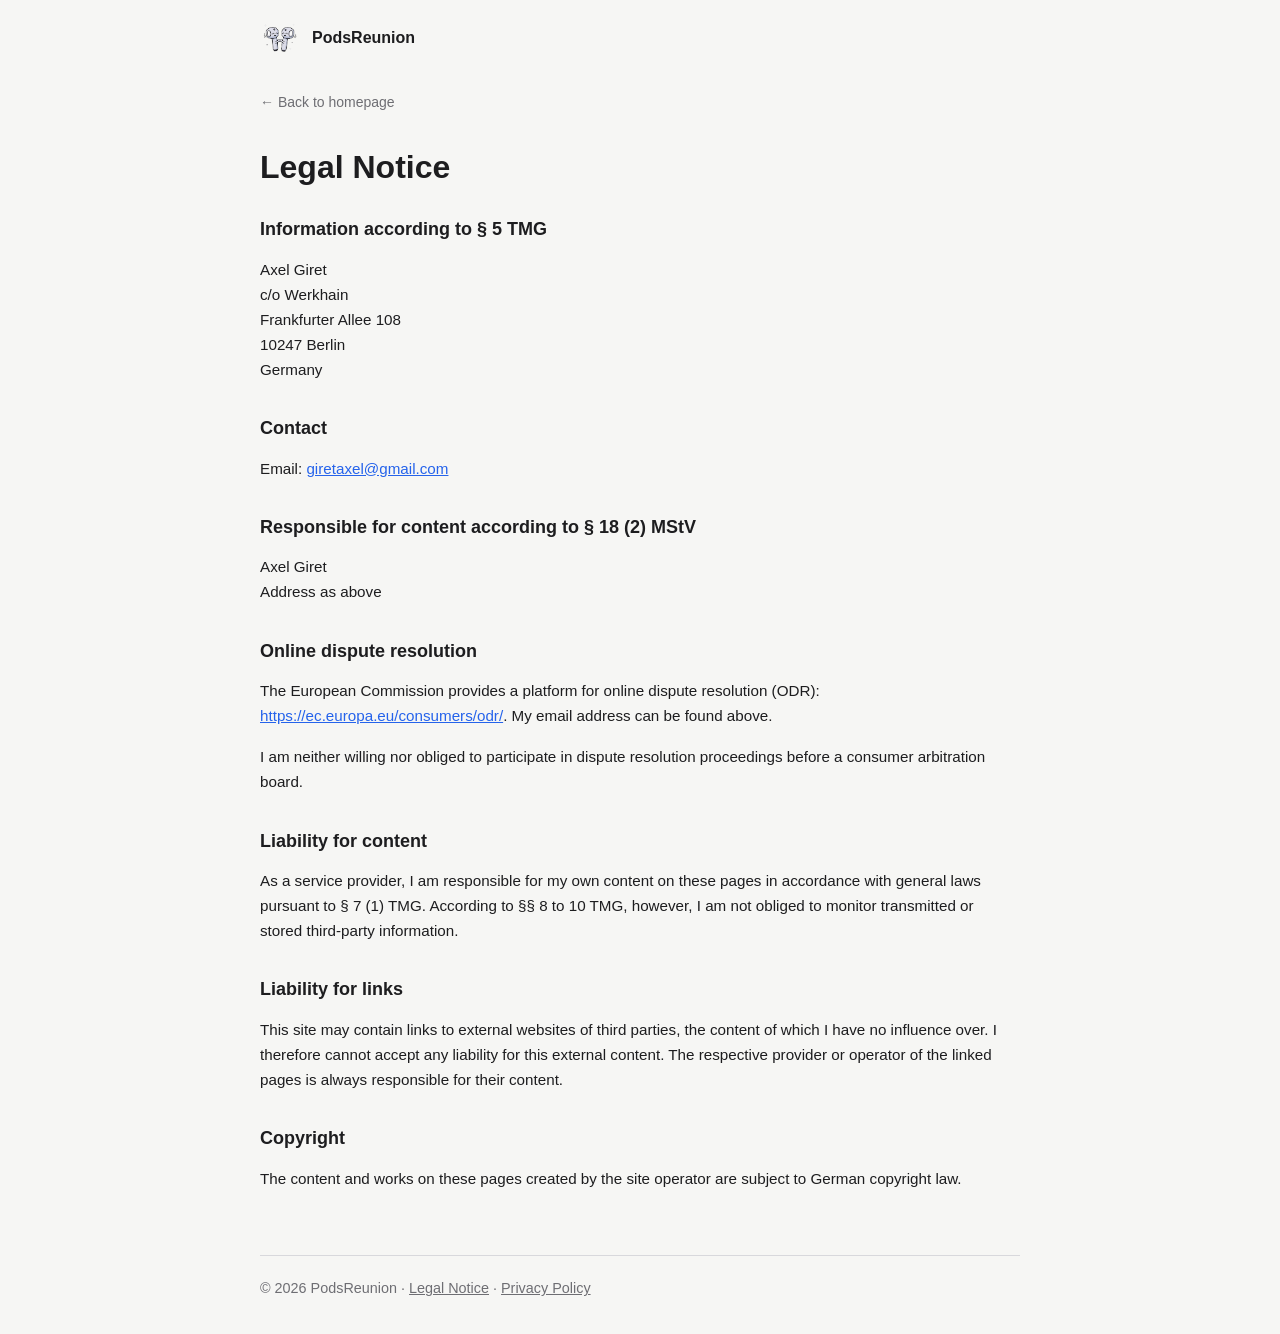
<file: impressum.html>
<!DOCTYPE html>
<html lang="en">
<head>
  <meta charset="UTF-8">
  <meta name="viewport" content="width=device-width, initial-scale=1">
  <title>Legal Notice — PodsReunion</title>
  <meta name="robots" content="noindex">
  <link rel="icon" type="image/png" href="logo.png">
  <link rel="apple-touch-icon" href="logo.png">
  <link rel="stylesheet" href="style.css">
</head>
<body>
  <header>
    <a href="/" class="brand">
      <img src="logo.png" alt="" class="brand-logo" width="40" height="40">
      <span>PodsReunion</span>
    </a>
  </header>

  <main class="legal">
    <a href="/" class="back-link">&larr; Back to homepage</a>
    <h1>Legal Notice</h1>

    <h2>Information according to &sect; 5 TMG</h2>
    <p>
      Axel Giret<br>
      c/o Werkhain<br>
      Frankfurter Allee 108<br>
      10247 Berlin<br>
      Germany
    </p>

    <h2>Contact</h2>
    <p>
      Email: <a href="mailto:giretaxel@gmail.com">giretaxel@gmail.com</a>
    </p>

    <h2>Responsible for content according to &sect; 18 (2) MStV</h2>
    <p>
      Axel Giret<br>
      Address as above
    </p>

    <h2>Online dispute resolution</h2>
    <p>
      The European Commission provides a platform for online dispute resolution (ODR):
      <a href="https://ec.europa.eu/consumers/odr/" target="_blank" rel="noopener noreferrer">https://ec.europa.eu/consumers/odr/</a>.
      My email address can be found above.
    </p>
    <p>
      I am neither willing nor obliged to participate in dispute resolution
      proceedings before a consumer arbitration board.
    </p>

    <h2>Liability for content</h2>
    <p>
      As a service provider, I am responsible for my own content on these pages
      in accordance with general laws pursuant to &sect; 7 (1) TMG. According to
      &sect;&sect; 8 to 10 TMG, however, I am not obliged to monitor transmitted
      or stored third-party information.
    </p>

    <h2>Liability for links</h2>
    <p>
      This site may contain links to external websites of third parties, the content
      of which I have no influence over. I therefore cannot accept any liability
      for this external content. The respective provider or operator of the linked
      pages is always responsible for their content.
    </p>

    <h2>Copyright</h2>
    <p>
      The content and works on these pages created by the site operator are
      subject to German copyright law.
    </p>
  </main>

  <footer>
    <p>&copy; 2026 PodsReunion &middot; <a href="impressum.html">Legal Notice</a> &middot; <a href="datenschutz.html">Privacy Policy</a></p>
  </footer>
</body>
</html>
</file>
<file: style.css>
:root {
  --bg: #f6f6f4;
  --surface: #ffffff;
  --surface-muted: #eeeeec;
  --text: #1d1d1f;
  --muted: #6e6e73;
  --soft: #8f8f95;
  --border: #d8d8dc;
  --border-strong: #c6c6cc;
  --accent: #2563eb;
  --accent-soft: #e9f0ff;
  --dropdown-accent-start: #fb7185;
  --dropdown-accent-end: #fde047;
  --dropdown-accent-soft: rgba(251, 113, 133, 0.18);
  --dropdown-accent-warm: rgba(253, 224, 71, 0.2);
  --shadow: 0 18px 50px rgba(0, 0, 0, 0.12);
  --font-sans: -apple-system, BlinkMacSystemFont, "Inter", "Helvetica Neue", Arial, sans-serif;
}

* {
  box-sizing: border-box;
  margin: 0;
  padding: 0;
}

html {
  font-size: 16px;
}

body {
  min-height: 100vh;
  font-family: var(--font-sans);
  color: var(--text);
  background: var(--bg);
  line-height: 1.5;
  -webkit-font-smoothing: antialiased;
  text-rendering: optimizeLegibility;
}

body.has-modal {
  overflow: hidden;
}

button,
input,
select,
textarea {
  font: inherit;
}

button {
  border: 0;
}

input,
select {
  min-width: 0;
}

a {
  color: inherit;
}

img {
  display: block;
  max-width: 100%;
}

.visually-hidden {
  position: absolute;
  width: 1px;
  height: 1px;
  padding: 0;
  margin: -1px;
  overflow: hidden;
  clip: rect(0 0 0 0);
  white-space: nowrap;
  border: 0;
}

.site-header {
  width: min(1180px, calc(100% - 32px));
  min-height: 72px;
  margin: 0 auto;
  display: flex;
  align-items: center;
  justify-content: space-between;
  gap: 20px;
}

body > header:not(.site-header) {
  width: min(760px, calc(100% - 32px));
  margin: 0 auto;
  padding: 18px 0 0;
}

.brand {
  display: inline-flex;
  align-items: center;
  gap: 12px;
  text-decoration: none;
  color: var(--text);
  font-weight: 700;
  white-space: nowrap;
}

.brand-mark {
  width: 42px;
  height: 42px;
  display: grid;
  place-items: center;
  color: var(--text);
}

.brand-mark img {
  width: 100%;
  height: 100%;
}

.brand-name {
  font-size: 1.08rem;
}

.brand-logo {
  width: 40px;
  height: 40px;
}

.header-nav {
  display: flex;
  align-items: center;
  justify-content: flex-end;
  gap: 8px;
  color: var(--muted);
  font-size: 0.92rem;
}

.header-nav a {
  padding: 8px 10px;
  border-radius: 8px;
  text-decoration: none;
}

.header-nav a:hover {
  background: var(--surface-muted);
  color: var(--text);
}

.page-shell {
  width: min(1180px, calc(100% - 32px));
  margin: 0 auto;
  padding: 54px 0 64px;
  display: grid;
  grid-template-columns: minmax(0, 0.9fr) minmax(320px, 1.1fr);
  gap: 56px;
  align-items: center;
}

.intro {
  max-width: 540px;
}

.eyebrow,
.panel-kicker,
.mini-label,
.modal-step,
.placeholder-field span {
  display: block;
  color: var(--soft);
  font-size: 0.78rem;
  font-weight: 600;
  line-height: 1.2;
  text-transform: uppercase;
  letter-spacing: 0.08em;
}

h1 {
  margin-top: 14px;
  font-size: clamp(2.7rem, 6vw, 5.4rem);
  font-weight: 700;
  letter-spacing: 0;
  line-height: 0.96;
}

.intro-copy {
  margin-top: 22px;
  max-width: 440px;
  color: var(--muted);
  font-size: 1.18rem;
}

.intro-actions {
  margin-top: 32px;
  display: flex;
  flex-wrap: wrap;
  gap: 12px;
}

.primary-action,
.secondary-action,
.full-action {
  min-height: 46px;
  padding: 0 18px;
  border-radius: 8px;
  cursor: pointer;
  font-weight: 600;
  transition: background 140ms ease, border-color 140ms ease, color 140ms ease, transform 140ms ease;
}

.primary-action,
.full-action {
  background: var(--text);
  color: #fff;
}

.secondary-action {
  color: var(--text);
  background: var(--surface);
  border: 1px solid var(--border);
}

.primary-action:hover,
.full-action:hover {
  background: #000;
}

.secondary-action:hover {
  border-color: var(--border-strong);
  background: #fdfdfc;
}

.primary-action:active,
.secondary-action:active,
.full-action:active,
.choice-card:active,
.part-options button:active {
  transform: translateY(1px);
}

.market-preview {
  display: grid;
  gap: 14px;
}

.preview-panel {
  min-height: 360px;
  border: 1px solid var(--border);
  border-radius: 8px;
  background: var(--surface);
  overflow: hidden;
}

.preview-panel-large {
  display: grid;
  grid-template-columns: minmax(0, 0.85fr) minmax(240px, 1fr);
  align-items: center;
}

.preview-copy {
  padding: 32px;
}

.preview-copy h2 {
  margin-top: 10px;
  font-size: 2rem;
  line-height: 1.05;
  letter-spacing: 0;
}

.preview-copy p {
  margin-top: 12px;
  color: var(--muted);
}

.preview-panel img {
  width: 100%;
  height: 100%;
  max-height: 330px;
  object-fit: contain;
  object-position: center;
  padding: 24px;
}

.preview-grid {
  display: grid;
  grid-template-columns: repeat(3, minmax(0, 1fr));
  gap: 14px;
}

.mini-panel {
  min-height: 120px;
  padding: 18px;
  display: flex;
  flex-direction: column;
  justify-content: space-between;
  border: 1px solid var(--border);
  border-radius: 8px;
  background: var(--surface);
}

.mini-panel strong {
  margin-top: 18px;
  font-size: 1rem;
  line-height: 1.25;
}

.site-footer {
  width: min(1180px, calc(100% - 32px));
  margin: 0 auto;
  padding: 22px 0 34px;
  display: flex;
  justify-content: space-between;
  gap: 20px;
  border-top: 1px solid var(--border);
  color: var(--muted);
  font-size: 0.9rem;
}

body > footer:not(.site-footer) {
  width: min(760px, calc(100% - 32px));
  margin: 0 auto;
  padding: 22px 0 34px;
  border-top: 1px solid var(--border);
  color: var(--muted);
  font-size: 0.9rem;
}

.site-footer div {
  display: flex;
  gap: 16px;
}

.site-footer a {
  text-decoration: none;
}

.site-footer a:hover {
  color: var(--text);
}

body > footer:not(.site-footer) a {
  color: var(--muted);
}

body > footer:not(.site-footer) a:hover {
  color: var(--text);
}

.modal-layer {
  position: fixed;
  inset: 0;
  z-index: 10;
  display: none;
  place-items: center;
  padding: 18px;
  background: rgba(246, 246, 244, 0.78);
  backdrop-filter: blur(18px);
}

.modal-layer.is-visible {
  display: grid;
}

.modal {
  position: relative;
  width: min(560px, 100%);
  max-height: min(760px, calc(100vh - 36px));
  overflow: auto;
  padding: 28px;
  border: 1px solid transparent;
  border-radius: 8px;
  background:
    linear-gradient(rgba(255, 255, 255, 0.97), rgba(255, 255, 255, 0.97)) padding-box,
    linear-gradient(145deg, rgba(255, 255, 255, 0.95), rgba(198, 198, 204, 0.58), rgba(255, 255, 255, 0.72)) border-box;
  box-shadow:
    0 24px 70px rgba(0, 0, 0, 0.14),
    inset 0 1px 0 rgba(255, 255, 255, 0.92);
}

.modal-wide {
  width: min(760px, 100%);
}

.modal-wide:has([data-seller-step="2"].is-active) {
  width: min(960px, calc(100vw - 36px));
  max-height: min(860px, calc(100vh - 8px));
  padding: 14px 18px;
}

.modal h2 {
  margin-top: 10px;
  padding-right: 44px;
  font-size: clamp(2rem, 5vw, 3.1rem);
  line-height: 1;
  letter-spacing: 0;
}

.modal:has(.modal-back) h2 {
  margin-top: 18px;
}

.modal-wide:has([data-seller-step="2"].is-active) h2 {
  margin-left: 44px;
  margin-top: 4px;
  font-size: clamp(1.35rem, 2.2vw, 1.8rem);
}

.modal-copy {
  margin-top: 12px;
  color: var(--muted);
  font-size: 1rem;
}

.modal-wide:has([data-seller-step="2"].is-active) .modal-copy {
  margin-left: 44px;
  margin-top: 4px;
  font-size: 0.86rem;
  line-height: 1.25;
}

.modal-wide:has([data-seller-step="2"].is-active) .modal-step {
  display: none;
}

.icon-button {
  position: absolute;
  width: 36px;
  height: 36px;
  display: inline-flex;
  align-items: center;
  justify-content: center;
  border: 1px solid rgba(198, 198, 204, 0.72);
  border-radius: 8px;
  background: linear-gradient(180deg, rgba(255, 255, 255, 0.94), rgba(247, 247, 246, 0.88));
  color: var(--muted);
  cursor: pointer;
  box-shadow: inset 0 1px 0 rgba(255, 255, 255, 0.9), 0 8px 18px rgba(0, 0, 0, 0.06);
  transition: border-color 140ms ease, box-shadow 140ms ease, color 140ms ease, transform 140ms ease, background 140ms ease;
}

.icon-button:hover {
  border-color: var(--border-strong);
  background: #ffffff;
  color: var(--text);
  box-shadow: inset 0 1px 0 rgba(255, 255, 255, 0.95), 0 10px 22px rgba(0, 0, 0, 0.09);
}

.icon-button:active {
  transform: translateY(1px);
}

.icon-button:focus-visible {
  outline: none;
  border-color: rgba(37, 99, 235, 0.52);
  color: var(--text);
  box-shadow: 0 0 0 3px var(--accent-soft), inset 0 1px 0 rgba(255, 255, 255, 0.95), 0 10px 22px rgba(0, 0, 0, 0.09);
}

.icon-button svg {
  display: block;
  fill: none;
  stroke: currentColor;
  stroke-linecap: round;
  stroke-linejoin: round;
  stroke-width: 2.25;
}

.modal-close {
  top: 18px;
  right: 18px;
}

.modal-back {
  top: 18px;
  left: 18px;
}

.modal-wide:has([data-seller-step="2"].is-active) .icon-button {
  width: 30px;
  height: 30px;
  border-radius: 7px;
  box-shadow: none;
}

.modal-wide:has([data-seller-step="2"].is-active) .modal-close,
.modal-wide:has([data-seller-step="2"].is-active) .modal-back {
  top: 12px;
}

.modal-wide:has([data-seller-step="2"].is-active) .modal-close {
  right: 14px;
}

.modal-wide:has([data-seller-step="2"].is-active) .modal-back {
  left: 14px;
}

.modal-back svg {
  transform: translateX(-0.5px);
}

.modal-back + .modal-close + .modal-step,
.modal-back ~ .modal-step {
  margin-left: 44px;
  margin-right: 44px;
}

.choice-grid {
  margin-top: 24px;
  display: grid;
  gap: 12px;
}

.choice-card {
  min-height: 120px;
  padding: 16px;
  display: grid;
  grid-template-columns: 96px minmax(0, 1fr);
  gap: 18px;
  align-items: center;
  border: 1px solid var(--border);
  border-radius: 8px;
  background: var(--surface);
  color: var(--text);
  text-align: left;
  cursor: pointer;
}

.choice-card:hover {
  border-color: var(--accent);
  background: #fbfdff;
}

.choice-card strong,
.choice-card small {
  display: block;
}

.choice-card strong {
  font-size: 1.08rem;
}

.choice-card small {
  margin-top: 4px;
  color: var(--muted);
  font-size: 0.92rem;
}

.choice-visual {
  height: 88px;
  display: grid;
  place-items: center;
  border-radius: 8px;
  background: var(--surface-muted);
}

.choice-visual img {
  max-height: 76px;
  width: 100%;
  object-fit: contain;
  padding: 8px;
}

.part-options {
  margin-top: 24px;
  display: grid;
  grid-template-columns: repeat(3, minmax(0, 1fr));
  gap: 10px;
}

.part-options button {
  min-height: 72px;
  padding: 12px;
  border: 1px solid var(--border);
  border-radius: 8px;
  background: var(--surface);
  color: var(--text);
  cursor: pointer;
  font-weight: 600;
  line-height: 1.2;
}

.part-options button:hover,
.part-options button[aria-pressed="true"] {
  border-color: var(--accent);
  background: var(--accent-soft);
  color: #0f3c9c;
}

.placeholder-field {
  margin-top: 14px;
  padding: 16px;
  border: 1px dashed var(--border-strong);
  border-radius: 8px;
  background: #fbfbfa;
}

.placeholder-field strong {
  display: block;
  margin-top: 7px;
  font-size: 0.98rem;
}

.full-action {
  width: 100%;
  margin-top: 16px;
}

.full-action:disabled,
.primary-action:disabled,
.secondary-action:disabled {
  opacity: 0.48;
  cursor: not-allowed;
  transform: none;
}

.buyer-progress,
.seller-progress {
  width: min(210px, 100%);
  margin: 20px auto 0;
  display: grid;
  grid-template-columns: repeat(3, 54px);
  justify-content: center;
  gap: 8px;
}

.modal-wide:has([data-seller-step="2"].is-active) .seller-progress {
  margin: 9px auto 0;
}

.buyer-progress span,
.seller-progress span {
  height: 6px;
  border-radius: 999px;
  background: var(--surface-muted);
}

.buyer-progress span:nth-child(1).is-active,
.seller-progress span:nth-child(1).is-active {
  background: linear-gradient(90deg, #ff7a4d, #fb7185);
}

.buyer-progress span:nth-child(2).is-active,
.seller-progress span:nth-child(2).is-active {
  background: linear-gradient(90deg, #ffb34d, #fde047);
}

.buyer-progress span:nth-child(3).is-active,
.seller-progress span:nth-child(3).is-active {
  background: linear-gradient(90deg, #fde047, #fb7185);
}

.buyer-step,
.seller-step {
  margin-top: 22px;
}

.modal-wide:has([data-seller-step="2"].is-active) .seller-step {
  margin-top: 9px;
}

.buyer-part-grid {
  display: grid;
  grid-template-columns: repeat(3, minmax(0, 1fr));
  gap: 12px;
}

.buyer-part-card {
  min-height: 190px;
  padding: 14px;
  display: flex;
  flex-direction: column;
  justify-content: space-between;
  gap: 14px;
  border: 1px solid var(--border);
  border-radius: 8px;
  background: var(--surface);
  color: var(--text);
  text-align: left;
  cursor: pointer;
}

.buyer-part-card:hover,
.buyer-part-card[aria-pressed="true"] {
  border-color: var(--accent);
  background: #fbfdff;
}

.buyer-part-card[aria-pressed="true"] {
  background: var(--accent-soft);
  box-shadow: inset 0 0 0 2px var(--accent), 0 12px 26px rgba(37, 99, 235, 0.12);
}

.buyer-part-card strong,
.buyer-part-card small {
  display: block;
}

.buyer-part-card strong {
  font-size: 1.02rem;
}

.buyer-part-card small {
  margin-top: 3px;
  color: var(--muted);
  font-size: 0.9rem;
}

.buyer-part-image {
  height: 116px;
  display: grid;
  place-items: center;
  border-radius: 8px;
  background: var(--surface-muted);
}

.buyer-part-card[aria-pressed="true"] .buyer-part-image {
  background: #ffffff;
}

.buyer-part-image img {
  width: 100%;
  height: 100px;
  object-fit: contain;
  padding: 8px;
}

.buyer-model-card,
.empty-results,
.request-success {
  padding: 18px;
  border: 1px solid var(--border);
  border-radius: 8px;
  background: var(--surface);
}

.buyer-model-card {
  margin-bottom: 14px;
}

.buyer-model-card h3,
.empty-results h3 {
  margin-top: 8px;
  font-size: 1.45rem;
  line-height: 1.08;
}

.buyer-model-card p,
.empty-results p {
  margin-top: 8px;
  color: var(--muted);
  font-size: 0.96rem;
}

.buyer-request-form label {
  display: grid;
  gap: 7px;
}

.buyer-request-form label > span {
  color: var(--muted);
  font-size: 0.86rem;
  font-weight: 600;
}

.buyer-model-grid {
  display: grid;
  grid-template-columns: repeat(3, minmax(0, 1fr));
  gap: 12px;
}

.buyer-model-option {
  min-height: 178px;
  padding: 12px;
  display: grid;
  align-content: space-between;
  gap: 10px;
  border: 1px solid var(--border);
  border-radius: 8px;
  background: var(--surface);
  color: var(--text);
  cursor: pointer;
  text-align: left;
}

.buyer-model-option:hover,
.buyer-model-option[aria-pressed="true"] {
  border-color: var(--accent);
  background: #fbfdff;
}

.buyer-model-option[aria-pressed="true"] {
  background: var(--accent-soft);
  box-shadow: inset 0 0 0 2px var(--accent), 0 12px 26px rgba(37, 99, 235, 0.12);
}

.buyer-model-image {
  height: 118px;
  display: grid;
  place-items: center;
  border-radius: 8px;
  background: var(--surface-muted);
}

.buyer-model-option[aria-pressed="true"] .buyer-model-image {
  background: #ffffff;
}

.buyer-model-image img {
  width: 100%;
  height: 104px;
  object-fit: contain;
  padding: 8px;
}

.buyer-model-option strong {
  font-size: 0.98rem;
  line-height: 1.2;
}

.buyer-request-form {
  margin-top: 14px;
  display: grid;
  grid-template-columns: minmax(0, 1fr) auto;
  gap: 10px;
  align-items: end;
}

.buyer-request-form input {
  width: 100%;
  min-height: 46px;
  padding: 0 12px;
  border: 1px solid var(--border);
  border-radius: 8px;
  background: var(--surface);
  color: var(--text);
}

.buyer-request-form input:focus {
  outline: none;
  border-color: var(--accent);
  box-shadow: 0 0 0 3px var(--accent-soft);
}

.buyer-request-form .full-action {
  margin-top: 0;
  white-space: nowrap;
}

.buyer-selected-part {
  margin-bottom: 12px;
  padding: 10px 12px;
  display: inline-grid;
  grid-template-columns: 58px minmax(0, 1fr);
  gap: 12px;
  align-items: center;
  border: 1px solid var(--border);
  border-radius: 8px;
  background: #fbfbfa;
}

.buyer-selected-part img {
  width: 58px;
  height: 58px;
  object-fit: contain;
  padding: 6px;
  border-radius: 8px;
  background: var(--surface-muted);
}

.buyer-selected-part small,
.buyer-selected-part strong,
.buyer-selected-part em {
  display: block;
}

.buyer-selected-part small {
  color: var(--muted);
  font-size: 0.78rem;
  font-weight: 600;
}

.buyer-selected-part strong {
  font-size: 0.98rem;
}

.buyer-selected-part em {
  margin-top: 2px;
  color: var(--muted);
  font-size: 0.86rem;
  font-style: normal;
}

.request-success {
  margin-top: 14px;
  display: grid;
  gap: 4px;
  background: var(--accent-soft);
  border-color: rgba(37, 99, 235, 0.28);
}

.request-success[hidden] {
  display: none;
}

.request-success span {
  color: var(--muted);
  font-size: 0.92rem;
}

.buyer-actions,
.seller-actions {
  margin-top: 18px;
  display: grid;
  grid-template-columns: auto minmax(0, 1fr);
  gap: 10px;
}

.modal-wide:has([data-seller-step="2"].is-active) .seller-actions {
  margin-top: 10px;
}

.buyer-actions .full-action,
.seller-actions .full-action {
  margin-top: 0;
}

.buyer-secondary,
.seller-secondary {
  min-width: 90px;
}

.seller-part-grid {
  display: grid;
  grid-template-columns: repeat(3, minmax(0, 1fr));
  gap: 12px;
}

.seller-part-card {
  position: relative;
  min-height: 220px;
  padding: 14px;
  display: flex;
  flex-direction: column;
  justify-content: space-between;
  gap: 16px;
  border: 1px solid var(--border);
  border-radius: 8px;
  background: var(--surface);
  color: var(--text);
  text-align: left;
  cursor: pointer;
}

.seller-part-card:hover,
.seller-part-card[aria-pressed="true"] {
  border-color: var(--accent);
  background: #fbfdff;
}

.seller-part-card[aria-pressed="true"] {
  border-color: var(--accent);
  background: var(--accent-soft);
  box-shadow: inset 0 0 0 2px var(--accent), 0 12px 26px rgba(37, 99, 235, 0.12);
}

.seller-selected-mark {
  position: absolute;
  top: 10px;
  right: 10px;
  width: 26px;
  height: 26px;
  display: grid;
  place-items: center;
  border-radius: 50%;
  background: var(--accent);
  color: #fff;
  font-size: 0.9rem;
  font-weight: 800;
  opacity: 0;
  transform: scale(0.8);
  transition: opacity 140ms ease, transform 140ms ease;
}

.seller-part-card[aria-pressed="true"] .seller-selected-mark {
  opacity: 1;
  transform: scale(1);
}

.seller-part-card[aria-pressed="true"] .seller-part-image {
  background: #ffffff;
}

.seller-part-card strong,
.seller-part-card small {
  display: block;
}

.seller-part-card strong {
  font-size: 1.02rem;
}

.seller-part-card small {
  margin-top: 2px;
  color: var(--muted);
  font-size: 0.9rem;
}

.seller-part-image {
  height: 136px;
  display: grid;
  place-items: center;
  border-radius: 8px;
  background: var(--surface-muted);
}

.seller-part-image img {
  width: 100%;
  height: 118px;
  object-fit: contain;
  padding: 8px;
}

.seller-note {
  margin-top: 14px;
  padding: 14px 16px;
  display: grid;
  gap: 4px;
  border: 1px solid var(--border);
  border-radius: 8px;
  background: #fbfbfa;
}

.seller-note strong {
  font-size: 0.98rem;
}

.seller-note span {
  color: var(--muted);
  font-size: 0.92rem;
}

.seller-detail-list {
  margin-top: 14px;
  display: grid;
  gap: 14px;
}

.modal-wide:has([data-seller-step="2"].is-active) .seller-detail-list {
  margin-top: 10px;
  gap: 10px;
}

.seller-detail-card {
  position: relative;
  padding: 16px;
  border: 1px solid var(--border);
  border-radius: 8px;
  background: var(--surface);
}

.modal-wide:has([data-seller-step="2"].is-active) .seller-detail-card {
  padding: 12px;
}

.seller-detail-card:has(.image-select.is-open) {
  z-index: 20;
}

.seller-detail-head {
  display: grid;
  grid-template-columns: 76px minmax(0, 1fr);
  gap: 14px;
  align-items: center;
}

.modal-wide:has([data-seller-step="2"].is-active) .seller-detail-head {
  grid-template-columns: 60px minmax(0, 1fr);
  gap: 10px;
}

.seller-detail-head img {
  width: 76px;
  height: 76px;
  object-fit: contain;
  padding: 8px;
  border-radius: 8px;
  background: var(--surface-muted);
}

.modal-wide:has([data-seller-step="2"].is-active) .seller-detail-head img {
  width: 60px;
  height: 60px;
  padding: 6px;
}

.seller-detail-head h3 {
  font-size: 1.42rem;
  line-height: 1.1;
}

.modal-wide:has([data-seller-step="2"].is-active) .seller-detail-head h3 {
  font-size: 1.16rem;
}

.seller-form-section {
  margin-top: 28px;
}

.modal-wide:has([data-seller-step="2"].is-active) .seller-form-section {
  margin-top: 12px;
}

.modal-wide:has([data-seller-step="2"].is-active) .section-note {
  margin-top: 4px;
  max-width: none;
  font-size: 0.86rem;
  line-height: 1.25;
}

.seller-form-section h4 {
  font-size: 1rem;
  line-height: 1.15;
}

.section-note {
  margin-top: 7px;
  max-width: 520px;
  color: var(--muted);
  font-size: 0.9rem;
  line-height: 1.4;
}

.seller-model-grid {
  margin-top: 13px;
  display: grid;
  grid-template-columns: minmax(150px, 1.2fr) minmax(132px, 0.9fr) minmax(150px, 1.2fr);
  gap: 10px;
  align-items: end;
}

.modal-wide:has([data-seller-step="2"].is-active) .seller-model-grid {
  margin-top: 11px;
}

.listing-form {
  margin-top: 16px;
  display: grid;
  grid-template-columns: repeat(2, minmax(0, 1fr));
  gap: 10px;
}

.seller-model-grid label,
.seller-model-grid .seller-select-field,
.seller-model-grid .model-number-field,
.seller-price-panel label,
.listing-form label {
  min-width: 0;
  display: grid;
  gap: 7px;
}

.seller-model-grid label > span,
.seller-model-grid .field-title,
.seller-price-panel label > span,
.listing-form label > span {
  color: var(--muted);
  font-size: 0.86rem;
  font-weight: 600;
}

.seller-model-grid input,
.seller-model-grid select,
.seller-price-panel input,
.listing-form input {
  width: 100%;
  min-height: 42px;
  padding: 0 11px;
  border: 1px solid var(--border);
  border-radius: 8px;
  background: var(--surface);
  color: var(--text);
}

.seller-model-grid .model-number-field input,
.select-shell select {
  height: 64px;
  min-height: 64px;
  border: 0;
  border-radius: 20px;
  background: linear-gradient(180deg, #fff7f3, #fff0ee);
  color: #7b160c;
}

.seller-model-grid .model-number-field input {
  padding: 0 18px;
}

.seller-model-grid .model-number-field input::placeholder {
  color: rgba(123, 22, 12, 0.42);
}

.select-shell {
  position: relative;
  display: block;
  min-width: 0;
}

.select-shell select {
  appearance: none;
  -webkit-appearance: none;
  padding: 0 68px 0 18px;
  cursor: pointer;
}

.select-shell::before {
  content: "";
  position: absolute;
  top: 50%;
  right: 9px;
  width: 46px;
  height: 46px;
  border: 0;
  border-radius: 15px;
  background: linear-gradient(145deg, #ff7a4d, var(--dropdown-accent-start));
  pointer-events: none;
  transform: translateY(-50%);
}

.select-shell::after {
  content: "";
  position: absolute;
  top: 50%;
  right: 26px;
  width: 11px;
  height: 11px;
  border-right: 4px solid #ffffff;
  border-bottom: 4px solid #ffffff;
  pointer-events: none;
  transform: translateY(-70%) rotate(45deg);
}

.select-shell select:focus,
.seller-model-grid .model-number-field input:focus {
  outline: none;
}

.select-shell select:focus-visible,
.seller-model-grid .model-number-field input:focus-visible {
  outline: 2px solid var(--border-strong);
  outline-offset: 2px;
}

.image-select {
  position: relative;
  display: block;
  min-width: 0;
}

.image-select.is-open {
  z-index: 40;
}

.image-select input[type="hidden"] {
  display: none;
}

.image-select-trigger,
.image-select-option {
  width: 100%;
  display: grid;
  grid-template-columns: 38px minmax(0, 1fr) 48px;
  align-items: center;
  gap: 10px;
  text-align: left;
}

.image-select-trigger {
  height: 64px;
  min-height: 64px;
  padding: 8px 9px 8px 12px;
  border: 0;
  border-radius: 20px;
  background: linear-gradient(180deg, #fff7f3, #fff0ee);
  color: var(--text);
  cursor: pointer;
  transition: none;
}

.image-select-trigger:focus-visible {
  outline: 2px solid var(--border-strong);
  outline-offset: 2px;
}

.image-select-thumb {
  width: 38px;
  height: 38px;
  display: grid;
  place-items: center;
  border-radius: 14px;
  background: rgba(255, 255, 255, 0.68);
  border: 1px solid rgba(251, 113, 133, 0.16);
}

.image-select-thumb img {
  width: 100%;
  height: 100%;
  object-fit: contain;
  padding: 5px;
}

.image-select-icon {
  width: 20px;
  height: 20px;
  color: #7b160c;
}

.image-select-text {
  min-width: 0;
  display: grid;
  gap: 2px;
}

.image-select-text strong,
.image-select-text small {
  display: block;
  overflow: hidden;
  text-overflow: ellipsis;
  white-space: nowrap;
}

.image-select-text strong {
  color: #7b160c;
  font-size: 1.02rem;
  line-height: 1.15;
}

.image-select-text small {
  color: rgba(123, 22, 12, 0.56);
  font-size: 0.78rem;
  line-height: 1.2;
}

.image-select-arrow {
  width: 46px;
  height: 46px;
  display: grid;
  place-items: center;
  justify-self: end;
  border-radius: 15px;
  background: linear-gradient(145deg, #ff7a4d, var(--dropdown-accent-start));
  transition: transform 140ms ease;
}

.image-select-arrow::before {
  content: "";
  width: 11px;
  height: 11px;
  margin-top: -4px;
  border-right: 4px solid #ffffff;
  border-bottom: 4px solid #ffffff;
  transform: rotate(45deg);
}

.image-select.is-open .image-select-arrow {
  transform: rotate(180deg);
}

.image-select-menu {
  position: absolute;
  top: calc(100% + 8px);
  left: 0;
  right: 0;
  z-index: 45;
  max-height: 292px;
  padding: 7px;
  display: none;
  overflow: auto;
  scrollbar-width: none;
  -ms-overflow-style: none;
  overscroll-behavior: contain;
  border: 1px solid var(--border);
  border-radius: 16px;
  background: #ffffff;
  box-shadow:
    0 18px 38px rgba(0, 0, 0, 0.12),
    inset 0 1px 0 rgba(255, 255, 255, 0.9);
}

.image-select-menu::-webkit-scrollbar {
  display: none;
}

.image-select.is-open .image-select-menu {
  display: grid;
  gap: 3px;
}

.image-select-option {
  grid-template-columns: 40px minmax(0, 1fr);
  min-height: 50px;
  padding: 6px 8px;
  border-radius: 12px;
  background: transparent;
  color: var(--text);
  cursor: pointer;
  transition: background 120ms ease;
}

.image-select-option:hover,
.image-select-option:focus-visible {
  outline: none;
  background: linear-gradient(90deg, rgba(255, 122, 77, 0.1), rgba(253, 224, 71, 0.1));
}

.image-select-option[aria-selected="true"] {
  background: transparent;
}

.image-select-option[aria-selected="true"]:hover,
.image-select-option[aria-selected="true"]:focus-visible {
  background: linear-gradient(90deg, rgba(255, 122, 77, 0.1), rgba(253, 224, 71, 0.1));
}

.image-select-option .image-select-thumb {
  background: transparent;
  border-color: transparent;
}

.image-select-option .image-select-icon {
  color: var(--text);
}

.image-select-option .image-select-text strong {
  color: var(--text);
}

.image-select-option .image-select-text small {
  color: var(--muted);
}

.condition-field {
  align-self: stretch;
}

.seller-bottom-panel {
  margin-top: 13px;
  display: grid;
  grid-template-columns: minmax(0, 1fr);
  gap: 10px 16px;
}

.modal-wide:has([data-seller-step="2"].is-active) .seller-bottom-panel {
  margin-top: 11px;
}

.seller-bottom-main {
  display: grid;
  gap: 10px;
}

.seller-price-panel {
  display: flex;
  flex-wrap: wrap;
  align-items: flex-end;
  gap: 8px 14px;
}

.seller-price-panel label {
  width: 168px;
}

.seller-price-panel input {
  width: 168px;
}

.recommended-price-hint {
  margin-bottom: 11px;
  color: var(--muted);
  font-size: 0.86rem;
  line-height: 1.25;
}

.model-number-field {
  position: relative;
}

.seller-model-grid .field-title {
  position: relative;
  display: inline-flex;
  width: max-content;
  max-width: 100%;
  align-items: center;
  gap: 6px;
}

.model-help-button {
  width: 22px;
  height: 22px;
  display: grid;
  flex: 0 0 auto;
  place-items: center;
  border-radius: 50%;
  background: transparent;
  color: var(--soft);
  cursor: help;
}

.model-help-link {
  text-decoration: none;
  cursor: pointer;
}

.model-help-button:hover,
.model-help-button:focus-visible {
  color: var(--text);
  background: var(--surface-muted);
}

.model-help-button:focus-visible {
  outline: none;
  box-shadow: 0 0 0 3px var(--accent-soft);
}

.model-help-button svg {
  fill: none;
  stroke: currentColor;
  stroke-linecap: round;
  stroke-linejoin: round;
  stroke-width: 2;
}

.model-help-tooltip {
  position: absolute;
  top: calc(100% + 8px);
  left: 0;
  z-index: 30;
  width: min(250px, calc(100vw - 56px));
  padding: 9px 10px;
  border: 1px solid var(--border);
  border-radius: 8px;
  background: rgba(29, 29, 31, 0.96);
  color: #ffffff;
  font-size: 0.86rem;
  font-weight: 500;
  line-height: 1.3;
  opacity: 0;
  pointer-events: none;
  transform: translateY(-2px);
  transition: opacity 140ms ease, transform 140ms ease;
}

.field-title:hover .model-help-tooltip,
.field-title:focus-within .model-help-tooltip {
  opacity: 1;
  transform: translateY(0);
}

.seller-price-panel input:focus,
.listing-form input:focus {
  outline: none;
  border-color: var(--accent);
  box-shadow: 0 0 0 3px var(--accent-soft);
}

.photo-checklist {
  margin-top: 12px;
  display: grid;
  grid-template-columns: repeat(3, minmax(0, 1fr));
  gap: 10px;
}

.modal-wide:has([data-seller-step="2"].is-active) .photo-checklist {
  margin-top: 10px;
  grid-template-columns: repeat(auto-fit, minmax(128px, 1fr));
  gap: 8px;
}

.photo-slot {
  min-height: 92px;
  padding: 12px;
  display: grid;
  align-content: start;
  gap: 8px;
  border: 1px dashed var(--border-strong);
  border-radius: 8px;
  background: #fbfbfa;
  cursor: pointer;
}

.modal-wide:has([data-seller-step="2"].is-active) .photo-slot {
  min-height: 64px;
  grid-template-columns: 24px minmax(0, 1fr);
  align-items: center;
  align-content: center;
  padding: 9px;
  gap: 8px;
}

.photo-slot:hover {
  border-color: var(--accent);
  background: #fbfdff;
}

.photo-slot input {
  position: absolute;
  width: 1px;
  height: 1px;
  opacity: 0;
  pointer-events: none;
}

.photo-slot span {
  width: 26px;
  height: 26px;
  display: grid;
  place-items: center;
  border-radius: 50%;
  background: var(--surface-muted);
  color: var(--muted);
  font-size: 0.8rem;
  font-weight: 700;
}

.modal-wide:has([data-seller-step="2"].is-active) .photo-slot span {
  width: 24px;
  height: 24px;
}

.photo-slot strong {
  font-size: 0.92rem;
  line-height: 1.2;
}

.modal-wide:has([data-seller-step="2"].is-active) .photo-slot strong {
  font-size: 0.86rem;
}

.cleaning-check,
.seller-toggle-row label {
  display: flex;
  align-items: flex-start;
  gap: 10px;
  color: var(--muted);
  font-size: 0.94rem;
}

.cleaning-check {
  min-height: 22px;
  margin-top: 8px;
  align-items: center;
  color: var(--text);
  font-weight: 600;
}

.cleaning-check input,
.seller-toggle-row input {
  width: 18px;
  height: 18px;
  margin-top: 2px;
  accent-color: var(--text);
}

.seller-toggle-row {
  margin-top: 14px;
  display: grid;
  gap: 10px;
}

.badge-preview {
  margin-top: 16px;
  padding: 16px;
  border: 1px solid var(--border);
  border-radius: 8px;
  background: #fbfbfa;
}

.badge-preview > span {
  display: block;
  color: var(--muted);
  font-size: 0.86rem;
  font-weight: 600;
}

.badge-preview div {
  margin-top: 10px;
  display: flex;
  flex-wrap: wrap;
  gap: 8px;
}

.badge-preview strong {
  padding: 7px 10px;
  border: 1px solid var(--border);
  border-radius: 999px;
  background: var(--surface);
  font-size: 0.85rem;
}

.legal {
  width: min(760px, calc(100% - 32px));
  margin: 0 auto;
  padding-top: 1.5rem;
  padding-bottom: 3rem;
  font-size: 0.95rem;
  line-height: 1.65;
}

.legal .back-link {
  display: inline-block;
  margin-bottom: 1.5rem;
  font-size: 0.875rem;
  color: var(--muted);
  text-decoration: none;
}

.legal .back-link:hover {
  color: var(--text);
}

.legal a {
  color: var(--accent);
  word-break: break-word;
}

.legal h1 {
  font-size: 2rem;
  margin-bottom: 1.5rem;
}

.legal h2 {
  font-size: 1.125rem;
  margin-top: 2rem;
  margin-bottom: 0.75rem;
}

.legal p {
  margin-bottom: 1rem;
}

.legal ul {
  margin: 0 0 1rem 1.25rem;
  padding-left: 0.5rem;
}

@media (max-width: 860px) {
  .site-header {
    min-height: auto;
    padding: 16px 0;
    align-items: flex-start;
  }

  .header-nav {
    gap: 2px;
    font-size: 0.84rem;
  }

  .header-nav a {
    padding: 7px 6px;
  }

  .page-shell {
    padding: 34px 0 46px;
    grid-template-columns: 1fr;
    gap: 34px;
  }

  .preview-panel-large {
    grid-template-columns: 1fr;
  }

  .preview-copy {
    padding: 24px 22px 0;
  }

  .preview-panel img {
    max-height: 240px;
  }

  .preview-grid {
    grid-template-columns: 1fr;
  }
}

@media (max-width: 620px) {
  .site-header {
    width: min(100% - 24px, 1180px);
    flex-wrap: wrap;
  }

  .page-shell,
  .site-footer {
    width: min(100% - 24px, 1180px);
  }

  .brand-name {
    font-size: 1rem;
  }

  .brand-mark {
    width: 38px;
    height: 38px;
  }

  .header-nav {
    width: 100%;
    justify-content: flex-start;
  }

  h1 {
    font-size: clamp(2.35rem, 13vw, 3.8rem);
  }

  .intro-copy {
    font-size: 1.03rem;
  }

  .intro-actions {
    display: grid;
  }

  .primary-action,
  .secondary-action {
    width: 100%;
  }

  .modal {
    padding: 24px 18px 18px;
  }

  .modal h2 {
    font-size: 2.15rem;
  }

  .choice-card {
    grid-template-columns: 76px minmax(0, 1fr);
    gap: 12px;
  }

  .choice-visual {
    height: 76px;
  }

  .part-options {
    grid-template-columns: 1fr;
  }

  .modal-wide {
    width: min(100%, 560px);
  }

  .buyer-part-grid,
  .buyer-model-grid,
  .buyer-request-form,
  .seller-part-grid,
  .seller-model-grid,
  .listing-form,
  .photo-checklist {
    grid-template-columns: 1fr;
  }

  .buyer-part-card {
    min-height: 118px;
    display: grid;
    grid-template-columns: 96px minmax(0, 1fr);
    align-items: center;
  }

  .buyer-part-image {
    height: 96px;
  }

  .buyer-part-image img {
    height: 84px;
  }

  .buyer-model-option {
    min-height: 118px;
    grid-template-columns: 96px minmax(0, 1fr);
    align-items: center;
    align-content: center;
  }

  .buyer-model-image {
    height: 96px;
  }

  .buyer-model-image img {
    height: 84px;
  }

  .buyer-request-form .full-action {
    width: 100%;
  }

  .seller-part-card {
    min-height: 124px;
    display: grid;
    grid-template-columns: 96px minmax(0, 1fr);
    align-items: center;
  }

  .seller-part-image {
    height: 96px;
  }

  .seller-part-image img {
    height: 84px;
  }

  .seller-detail-head h3 {
    font-size: 1.2rem;
  }

  .buyer-actions,
  .seller-actions {
    grid-template-columns: 1fr;
  }

  .buyer-secondary,
  .seller-secondary {
    width: 100%;
  }

  .site-footer {
    flex-direction: column;
  }
}
</file>
